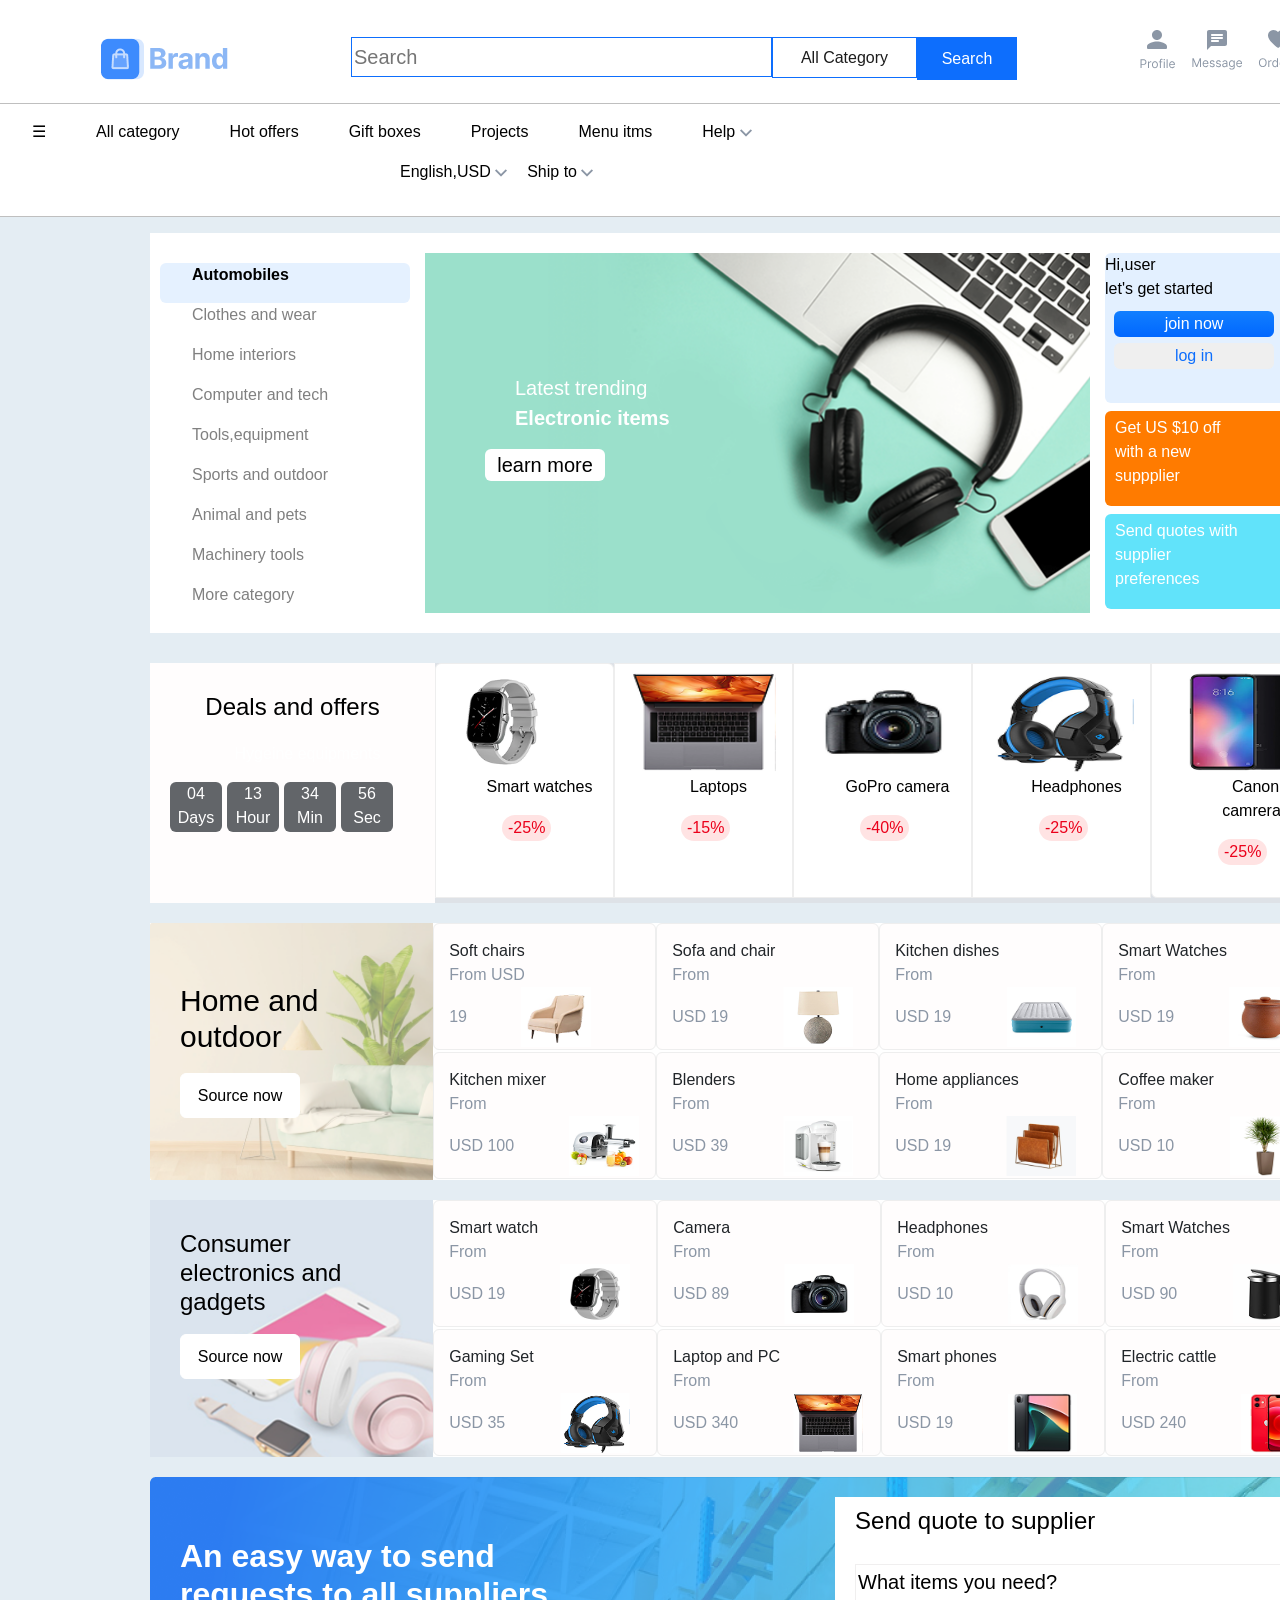
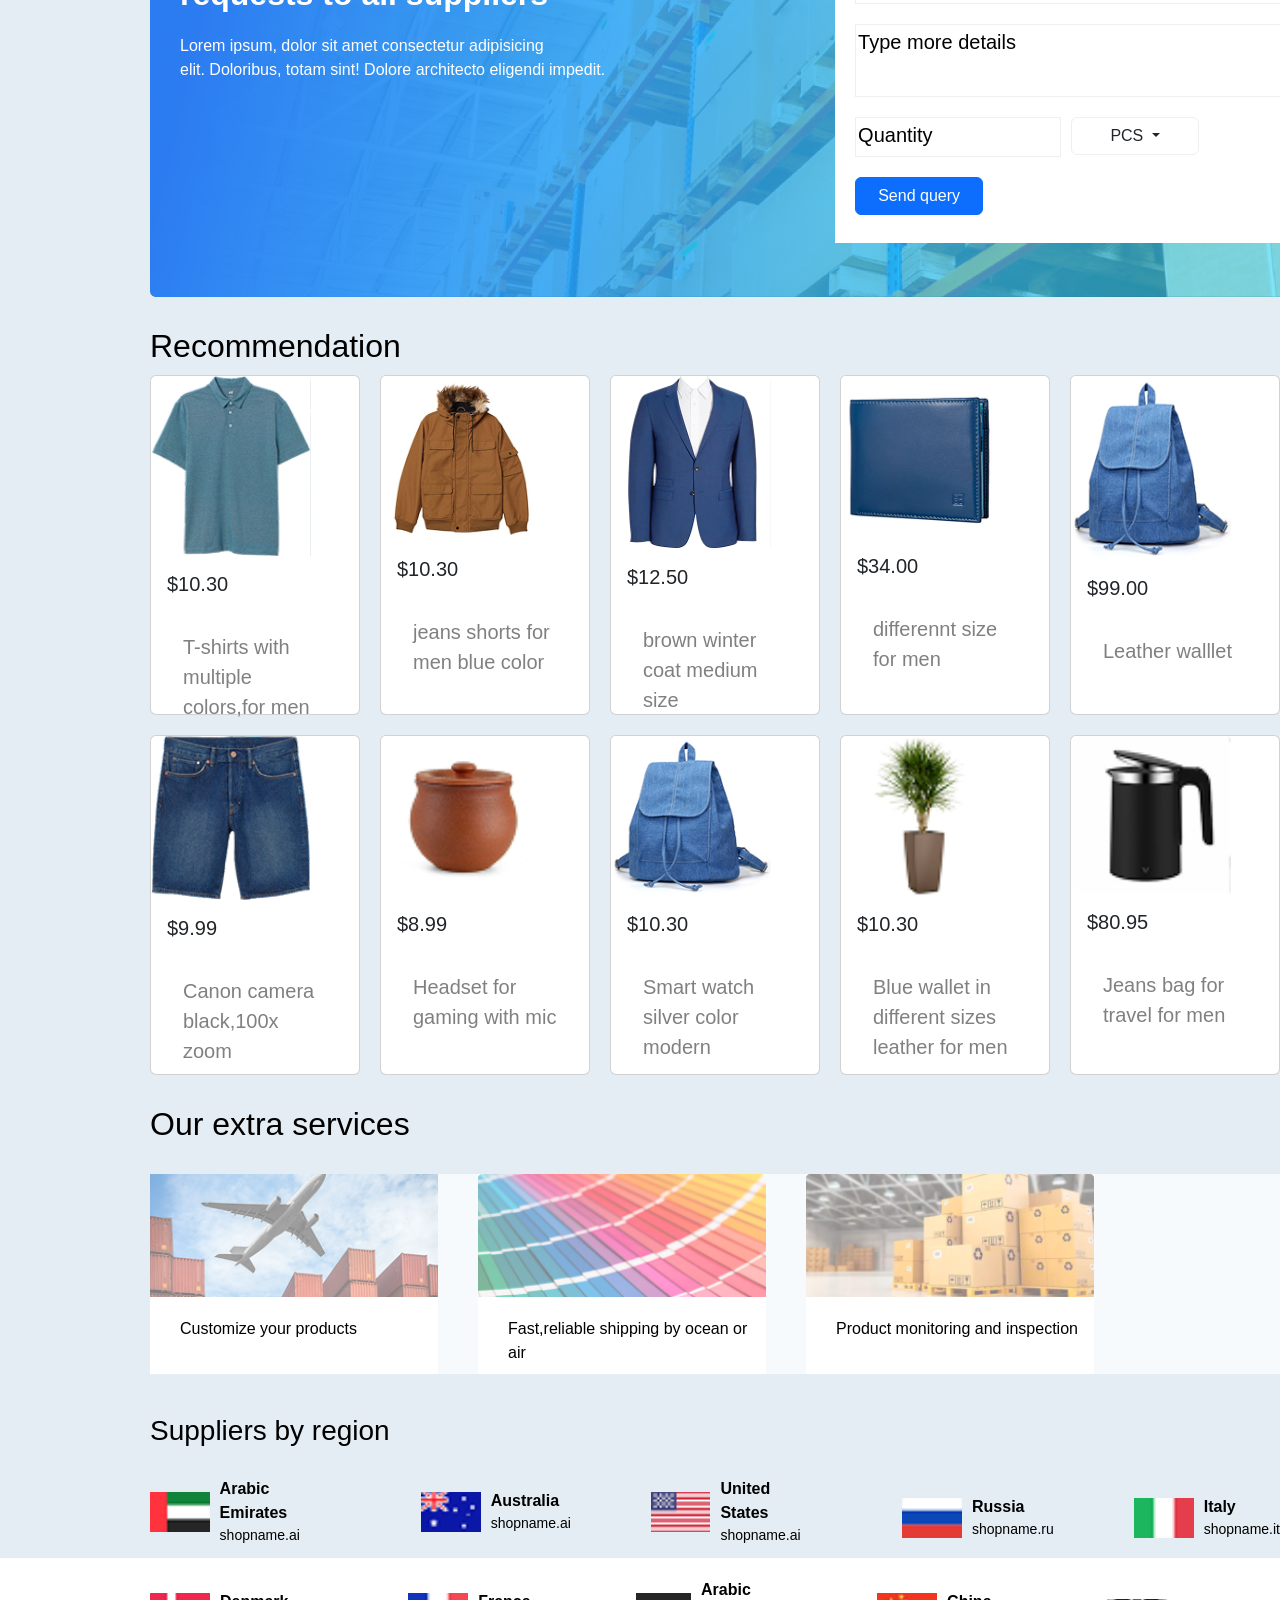
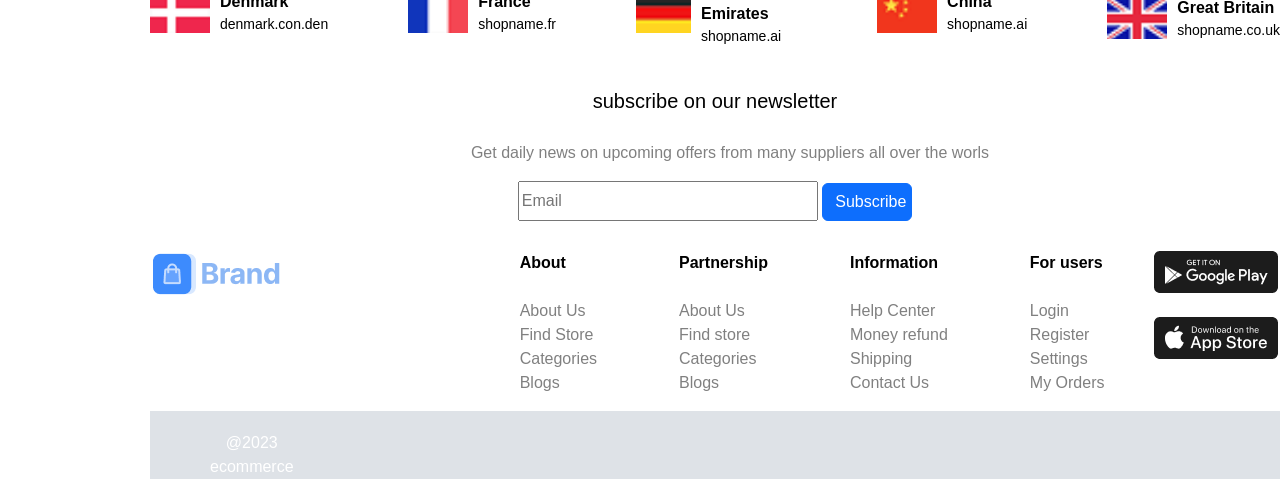
<file: index.html>
<!doctype html>
<html lang="en">
<head>
  <meta charset="utf-8">
  <meta name="viewport" content="width=device-width, initial-scale=1">
  <title>Bootstrap demo</title>
  <link href="https://cdn.jsdelivr.net/npm/bootstrap@5.3.8/dist/css/bootstrap.min.css" rel="stylesheet">
  <link rel="stylesheet" href="web-main.css">
</head>
<body>
   <div class="main">
    <div class="head">
      <div class="header">
        <div class="logo">
          <a href="index.html">
            <img src="logo-colored.png" alt="">
          </a>
        </div>
        <div class="search">
          <input class="inp" type="text" placeholder="Search">
          <div class="sear" id="allCategoryBtn">All Category</div>
          <button class="searchbtn">Search</button>
        </div>
        <div class="navbarp">
  <ul>
    <li id="profileIcon"><img src="Profile.svg" alt=""></li>
    <li id="messageIcon"><img src="Message.svg" alt=""></li>
    <li id="ordersIcon"><img src="Orders.svg" alt=""></li>
    <li id="cartIcon"><img src="Cart.svg" alt=""></li>
  </ul>
</div>
        <hr>
      </div>
      <hr>
      <div class="nav">
        
        <div class="left">
          <ul>
            <li>☰</li>
            <li id="allCategoryNavBtn">All category</li>
            <li>Hot offers</li>
            <li>Gift boxes</li>
            <li>Projects</li>
            <li>Menu itms</li>
            <li>Help <img src="assets/assets/Layout/Form/input-group/Icon/control/Vector.png" alt=""> </li>
          </ul>
        </div>
        <div class="right">
          <ul>
            <li id="langBtn">English,USD <img src="assets/assets/Layout/Form/input-group/Icon/control/Vector.png" alt=""> </li>
            <li id="shipBtn">Ship to <img src="assets/assets/Layout/Form/input-group/Icon/control/Vector.png" alt=""></li>
          </ul>
        </div>
      </div>
      <hr>
    </div>
     <!-- <div class="nav">
    <div class="left">
        <ul>
    <li>☰</li> -->

    <!-- ✅ ID ADDED -->
    <!-- <li id="allCategoryBtn">All category</li>

    <li>Hot offers</li>
    <li>Gift boxes</li>
    <li>Projects</li>
    <li>Menu itms</li>
    <li>Help <img src="assets/assets/Layout/Form/input-group/Icon/control/Vector.png" alt=""> </li>
    </ul>
    </div>

    <div class="right">
        <ul> -->

<!-- ✅ ID ADDED -->
<!-- <li id="langBtn">English,USD 
<img src="assets/assets/Layout/Form/input-group/Icon/control/Vector.png" alt=""> 
</li>

<li>Ship to <img src="assets/assets/Layout/Form/input-group/Icon/control/Vector.png" alt=""></li>
</ul>

    </div>

</div>
<hr>
</div> -->

<div class="center">
    <div class="lists">
        <ul class="ull">Automobiles
            <li>Clothes and wear</li>
            <li>Home interiors</li>
            <li>Computer and tech</li>
            <li>Tools,equipment</li>
            <li>Sports and outdoor</li>
            <li>Animal and pets</li>
            <li>Machinery tools</li>
            <li>More category</li>
        </ul>
    </div>
    <div class="img">
        <p>Latest trending<span> <br><b>Electronic items</b> </span></p>
        <button>learn more</button>
    </div>
    <div class="boxes">
    <div class="boxone">Hi,user <br>let's get started
    <button class="btn-1">join now</button>
<button class="btn-2">log in</button>
</div>
    <div class="boxtwo"> Get US $10 off  <br>with a new <br> suppplier</div>
    <div class="boxthree">Send quotes with supplier <br> preferences</div>
    </div>
 </div>



     <!-- //products -->



<!-- products -->
<div class="products">
  <div class="leftbx"><h4>Deals and offers</h4>
    <p>Hygeine equipments</p>
    
    <div class="time">
        <div style="border-radius: 6px; background-color: #626569; height: 50px; width: 52px; color: white; text-align: center;"><span>04 </span><br><span>Days</span></div>

        <div style="border-radius: 6px; background-color: #626569; height: 50px; width: 52px; color: white; text-align: center;"><span >13 </span><br><span>Hour
        </span></div>

        <div style="border-radius: 6px; background-color: #626569; height: 50px; width: 52px; color: white; text-align: center;"span>34 </span><br><span>Min</span></div>

        <div style="border-radius: 6px; background-color: #626569; height: 50px; width: 52px; color: white; text-align: center;"><span>56 </span><br><span>Sec</span>
        </div>
        </div>
      </div>
<ul id="RIGHT" class="list-group">

  <li class="list-group-item"><img src="assets/assets/Image/tech/8.png" alt=""><br>
    <p class="card-text" style="color: black;">Smart watches</p>
    <button>-25%</button></li>

  <li class="list-group-item">
    <img src="assets/assets/Image/tech/image 34.png" class="card-img-top" alt="...">
    <p class="card-text" style="color: black;">Laptops</p>
    <button>-15%</button></li>

  <li class="list-group-item">
    <img src="assets/assets/Image/tech/6.png" class="card-img-top" alt="...">
    <p class="card-text" style="color: black;">GoPro camera</p>
    <button>-40%</button>
    </li>

    <li class="list-group-item">
    <img src="assets/assets/Image/tech/image 29.png" class="card-img-top" alt="...">
    <p class="card-text" style="color: black;">Headphones</p>
    <button>-25%</button>
     </li>

     <li class="list-group-item">
    <img src="assets/assets/Image/tech/image 23.png" class="card-img-top" alt="...">
    <p class="card-text" style="color: black;">Canon camreras</p>
    <button>-25%</button>
     </li>



</div>

<div class="productstwo">

  <!-- LEFT SIDE -->
  <div class="leftbox">
    <h4>Home and outdoor</h4>
    <button class="ul">Source now</button>
  </div>

  <!-- RIGHT SIDE -->
  <ul id="bgpic" class="list-group">

    <li class="list-group-item">
      Soft chairs <br>
      <span style="color: #8B96A5;" class="price">From USD  <br>19</span>
      <img src="assets/assets/Image/interior/1.png" class="side">
    </li>
  <li class="list-group-item">Sofa and chair <br> 
    <span style="color: #8B96A5;">From <br> USD 19</span>
<img src="assets/assets/Image/interior/6.png" alt="" class="side">
</li>
  <li class="list-group-item">Kitchen dishes <br> <span style="color: #8B96A5;">From <br> USD 19</span>
<img src="assets/assets/Image/interior/image 93.png" alt="" class="side">
</li>
  <li class="list-group-item">Smart Watches <br> <span style="color: #8B96A5;">From <br> USD 19</span>
<img src="assets/assets/Image/interior/3.png" alt="" class="side">
</li>


  <li class="list-group-item">Kitchen mixer <br> <span style="color: #8B96A5;">From <br> USD 100</span>
<img src="assets/assets/Image/interior/9.png" alt="" class="side">
</li>
  <li class="list-group-item">Blenders <br> <span style="color: #8B96A5;">From <br> USD 39</span>
<img src="assets/assets/Image/interior/8.png" alt="" class="side">
</li>
  <li class="list-group-item">Home appliances <br> <span style="color: #8B96A5;">From <br> USD 19</span>
<img src="assets/assets/Image/interior/7.png" alt="" class="side">
</li>
  <li class="list-group-item">Coffee maker <br> <span style="color: #8B96A5;">From <br> USD 10</span>
<img src="assets/assets/Image/interior/image 89.png" alt="" class="side">
</li>
</ul>
</div>

<div class="productthree">
  <div class="mn">
    <h4>Consumer <br>electronics and <br>gadgets</h4>
     <button class="ul">Source now</button>

  </div>

    <ul id="lis" class="list-group">
  <li class="list-group-item">Smart watch <br> <span style="color: #8B96A5;">From <br> USD 19</span>
    <img src="assets/assets/Image/tech/8.png" alt="" class="side">
</li>
  <li class="list-group-item">Camera <br> <span style="color: #8B96A5;">From <br> USD 89</span>
<img src="assets/assets/Image/tech/6.png" alt="" class="side">
</li>
  <li class="list-group-item">Headphones <br> <span style="color: #8B96A5;">From <br> USD 10</span>
<img src="assets/assets/Image/tech/image 86.png" alt="" class="side">
</li>
  <li class="list-group-item">Smart Watches <br> <span style="color: #8B96A5;">From <br> USD 90</span>
<img src="assets/assets/Image/tech/image 85.png" alt="" class="side">
</li>

  <li class="list-group-item">Gaming Set <br> <span style="color: #8B96A5;">From <br> USD 35 </span>
<img src="assets/assets/Image/tech/image 29.png" alt="" class="side">
</li>
  <li class="list-group-item">Laptop and PC <br> <span style="color: #8B96A5;">From <br> USD 340</span>
<img src="assets/assets/Image/tech/image 34.png" alt="" class="side">
</li>
  <li class="list-group-item">Smart phones <br> <span style="color: #8B96A5;">From <br> USD 19</span>
<img src="assets/assets/Image/tech/image 32.png" alt="" class="side">
</li>
  <li class="list-group-item">Electric cattle <br> <span style="color: #8B96A5;">From <br> USD 240</span>
<img src="assets/assets/Image/tech/image 33.png" alt="" class="side">
</li>
</ul>

</div>

<div class="form">
  <div class="lft">
   <h2> An easy way to send <br>requests to all suppliers</h2>
   <p>Lorem ipsum, dolor sit amet consectetur adipisicing <br> elit. Doloribus, totam sint! Dolore architecto eligendi impedit.</p>
   </div>
<div class="rgt">
   <form class="inputs" action="">
    <h4 style="margin-top: 10px;">Send quote to supplier</h4>
    <input class="wh" type="text" placeholder="What items you need?">
    <textarea class="txt" name="" id="" placeholder="Type more details"></textarea>
    <div class="sm">
    <input class="qn" type="text" placeholder="Quantity">
     <div class="dropdown">
  <button id="btnn" class="btn  dropdown-toggle" type="button" data-bs-toggle="dropdown" aria-expanded="false">
    PCS
  </button>
  </div>
</div>
  <button class="btn btn-primary">Send query</button>
   </form>
   </div>
   </div>

<!-- reccommendation  -->
<div class="recommend">
    <h2>Recommendation</h2>
    <div class="frst">

    <div class="card" >
  <img  src="assets/assets/Layout/alibaba/Image/cloth/Bitmap.png" class=" immg card-img-top" alt="...">
  <div class="card-body">
    <h5 class="card-title">$10.30</h5>
    <p style="color: grey; font-size: 20px; text-align: left;" class="card-body" >T-shirts with multiple colors,for men</p>
  </div>
   </div>
  


  <div class="card" >
  <img src="assets/assets/Layout/alibaba/Image/cloth/2 1.png" class="immg card-img-top" alt="...">
  <div class="card-body">
    <h5 class="card-title">$10.30</h5>
    <p style="color: grey; font-size: 20px; text-align: left;" class="card-body">jeans shorts for men blue color</p>
  </div>
   </div>

  <div class="card" >
  <img src="assets/assets/Layout/alibaba/Image/cloth/image 30.png" class=" immg card-img-top" alt="...">
  <div class="card-body">
    <h5 class="card-title">$12.50</h5>
    <p style="color: grey; font-size: 20px; text-align: left;" class="card-body">brown winter coat medium size</p>
  </div>
   </div>

  <div class="card">
  <img src="assets/assets/Layout/alibaba/Image/cloth/image 24.png" class="immg card-img-top" alt="...">
  <div class="card-body">
    <h5 class="card-title">$34.00</h5>
    <p style="color: grey; font-size: 20px; text-align: left;" class="card-body">differennt size for men </p>
  </div>
   </div>

  <div class="card">
  <img src="assets/assets/Layout/alibaba/Image/cloth/image 26.png" class="immg card-img-top" alt="...">
  <div class="card-body">
    <h5 class="card-title">$99.00</h5>
    <p style="color: grey; font-size: 20px; text-align: left;" class="card-body">Leather walllet</p>
  </div>
   </div>
  </div>
<div class="scnd">
  <div class="card">
  <img src="assets/assets/Layout/alibaba/Image/cloth/Bitmap (2).png" class="immg card-img-top" alt="...">
  <div class="card-body">
    <h5 class="card-title">$9.99</h5>
    <p style="color: grey; font-size: 20px; text-align: left;" class="card-body">Canon camera black,100x zoom</p>
  </div>
   </div>

   <div class="card">
  <img src="assets/assets/Image/interior/3.png" class="immg card-img-top" alt="...">
  <div class="card-body">
    <h5 class="card-title">$8.99</h5>
    <p style="color: grey; font-size: 20px; text-align: left;" class="card-body">Headset for gaming with mic</p>
  </div>
   </div>

  <div class="card" >
  <img src="assets/assets/Layout/alibaba/Image/cloth/image 26.png" class="immg card-img-top" alt="">
  <div class="card-body">
    <h5 class="card-title">$10.30</h5>
    <p style="color: grey; font-size: 20px; text-align: left;" class="card-body">Smart watch silver color modern</p>
  </div>
 </div>

  <div class="card" >
  <img src="assets/assets/Image/interior/image 89.png" class="immg card-img-top" alt="...">
  <div class="card-body">
    <h5 class="card-title">$10.30</h5>
    <p style="color: grey; font-size: 20px; text-align: left;" class="card-body">Blue wallet in different sizes leather for men </p>
  </div>
   </div>
  
  <div class="card" >
  <img src="assets/assets/Image/tech/image 85.png" class="immg card-img-top" alt="...">
  <div class="card-body">
    <h5 class="card-title">$80.95</h5>
    <p style="color: grey; font-size: 20px; text-align: left;" class="card-body">Jeans bag for travel for men</p>
  </div>
   </div>
</div>
</div>
<!-- other services  -->
<div class="others">
    <h2>Our extra services</h2>
    <div class="other">
    <div class="cards" style="width: 18rem;">
  <img src="assets/assets/Image/backgrounds/image 106.png" class="card-img-top" alt="...">
  
  <div class="card-body">
    <p style="color: black;"   class="card-text">Customize your products</p>
    </div>
</div>

<div class="cards" style="width: 18rem;">
  <img src="assets/assets/Image/backgrounds/Mask group (1).png" class="card-img-top" alt="...">
  
  <div class="card-body">
    <p style="color: black;" class="card-text">Fast,reliable shipping by ocean or air</p>
  </div>
</div>

<div class="cards" style="width: 18rem;">
  <img src="assets/assets/Image/backgrounds/Mask group.png" class="card-img-top" alt="...">
  <div class="card-body">
    <p style="color: black;"  class="card-text">Product monitoring and inspection</p>
</div>
</div>

</div>
</div>
<!-- suppliers by region  -->
<h3 style="margin-left: 150px;margin-bottom: 30px;">Suppliers by region</h3>
<div class="upper">

  <!-- Arabic Emirates -->
  <div style="display: flex; align-items: center; gap: 10px; margin-bottom: 12px;">
    <img src="assets/assets/Layout1/Image/flags/AE@2x.png"
         style="width: 60px; height: 40px; object-fit: cover;">
    
    <div>
      <div style="font-weight: bold; color: black;">Arabic Emirates</div>
      <div style="font-size: 14px; color: black;">shopname.ai</div>
    </div>
  </div>

  <!-- Australia -->
  <div style="display: flex; align-items: center; gap: 10px; margin-bottom: 12px;">
    <img src="assets/assets/Layout1/Image/flags/icon.png"
         style="width: 60px; height: 40px; object-fit: cover;">
    
    <div>
      <div style="font-weight: bold; color: black;">Australia</div>
      <div style="font-size: 14px; color: black;">shopname.ai</div>
    </div>
  </div>

  <!-- United States -->
  <div style="display: flex; align-items: center; gap: 10px; margin-bottom: 12px;">
    <img src="assets/assets/Layout1/Image/flags/US@2x.png"
         style="width: 60px; height: 40px; object-fit: cover;">
    
    <div>
      <div style="font-weight: bold; color: black;">United States</div>
      <div style="font-size: 14px; color: black;">shopname.ai</div>
    </div>
  </div>

  <!-- Russia -->
  <div style="display: flex; align-items: center; gap: 10px;">
    <img src="assets/assets/Layout1/Image/flags/RU@2x.png"
         style="width: 60px; height: 40px; object-fit: cover;">
    
    <div>
      <div style="font-weight: bold; color: black;">Russia</div>
      <div style="font-size: 14px; color: black;">shopname.ru</div>
    </div>
  </div>

<div style="display: flex; align-items: center; gap: 10px;">
  
  <img src="assets/assets/Layout1/Image/flags/IT@2x.png" 
       style="width: 60px; height: 40px; object-fit: cover;">

  <div>
    <div style="font-weight: bold; color: black;">Italy</div>
    <div style="font-size: 14px; color: black;">shopname.it</div>
  </div>

</div>
</div>



</div>
<div class="lower">

  <!-- Denmark -->
  <div style="display: flex; align-items: center; gap: 10px; margin-bottom: 12px;">
    <img src="assets/assets/Layout1/Image/flags/DK@2x.png"
         style="width: 60px; height: 40px; object-fit: cover;">
    
    <div>
      <div style="font-weight: bold; color: black;">Denmark</div>
      <div style="font-size: 14px; color: black;">denmark.con.den</div>
    </div>
  </div>

  <!-- France -->
  <div style="display: flex; align-items: center; gap: 10px; margin-bottom: 12px;">
    <img src="assets/assets/Layout1/Image/flags/FR@2x.png"
         style="width: 60px; height: 40px; object-fit: cover;">
    
    <div>
      <div style="font-weight: bold; color: black;">France</div>
      <div style="font-size: 14px; color: black;">shopname.fr</div>
    </div>
  </div>

  <!-- Arabic Emirates -->
  <div style="display: flex; align-items: center; gap: 10px; margin-bottom: 12px;">
    <img src="assets/assets/Layout1/Image/flags/DE@2x.png"
         style="width: 60px; height: 40px; object-fit: cover;">
    
    <div>
      <div style="font-weight: bold; color: black;">Arabic Emirates</div>
      <div style="font-size: 14px; color: black;">shopname.ai</div>
    </div>
  </div>

  <!-- China -->
  <div style="display: flex; align-items: center; gap: 10px; margin-bottom: 12px;">
    <img src="assets/assets/Layout1/Image/flags/CN@2x.png"
         style="width: 60px; height: 40px; object-fit: cover;">
    
    <div>
      <div style="font-weight: bold; color: black;">China</div>
      <div style="font-size: 14px; color: black;">shopname.ai</div>
    </div>
  </div>

  <!-- Great Britain -->
  <div style="display: flex; align-items: center; gap: 10px;">
    <img src="assets/assets/Layout1/Image/flags/GB@2x.png"
         style="width: 60px; height: 40px; object-fit: cover;">
    
    <div>
      <div style="font-weight: bold; color: black;">Great Britain</div>
      <div style="font-size: 14px; color: black;">shopname.co.uk</div>
    </div>
  </div>

</div>

<!-- subscribe  -->
<div class="subscribe">
    <h5>subscribe on our newsletter</h5>
    <p style="color: grey;">Get daily news on upcoming offers from many suppliers all over the worls </p>
<div>
    <input type="email" name="" id="" placeholder="Email">
    <button class="btn btn-primary">Subscribe</button>
    
</div>



    <!-- footer -->
<div class="footer">
    <section class="1strow">
    <img src="logo-colored.png" alt="">
    <p>Best information about the company <br>gies here but now lorem ipsum is</p>
    </section>
    <section class="secrow">
    <ul><b>About</b> <br> <br>
    <li>About Us</li>
    <li>Find Store</li>
    <li>Categories</li>
    <li>Blogs</li>
    </ul>
    </section>
    <section class="thirdrow">
        <ul><b>Partnership</b> <br> <br>
        <li>About Us</li>
        <li>Find store</li>
        <li>Categories</li>
        <li>Blogs</li>
        </ul>
    </section>
    <section class="fourthrow"> 
        <ul><b>Information </b> <br> <br>
        <li>Help Center</li>
        <li>Money refund</li>
        <li>Shipping</li>
        <li>Contact Us</li>
        </ul>
    </section>
    <section class="fifthrow"> 
        <ul><b>For users</b> <br> <br>
         <li>Login</li>
         <li>Register</li>
         <li>Settings</li>
         <li>My Orders</li>
         </ul>
    </section>
    <section class="sixthrow">
        <img src="assets/assets/Layout/Misc/Group.png" alt=""><br>
        <img src="assets/assets/Layout/Misc/market-button.png" alt="">
    
        
    
</div>
<div class="secfooter">
            <p>@2023 ecommerce</p>
            <p >English</p>
        </div>

        
    </div>
    
<!-- 🔥 SLIDERS (ADDED) -->
<div id="categorySlider" class="slider-box" style="display:none; position:absolute; background:#fff; border:1px solid #ccc; padding:10px;">
      <p>All Category</p>
      <p>Electronics</p>
      <p>Fashion</p>
    </div>
    <div id="langSlider" class="slider-box" style="display:none; position:absolute; background:#fff; border:1px solid #ccc; padding:10px;">
      <p>English, USD</p>
      <p>Urdu, PKR</p>
    </div>
  </div>
<!-- JS -->
<script src="https://cdn.jsdelivr.net/npm/bootstrap@5.3.8/dist/js/bootstrap.bundle.min.js"></script>
  <script>
  document.addEventListener("DOMContentLoaded", () => {
    // ===== NAVBAR BUTTONS =====
    const categoryBtn = document.getElementById("allCategoryNavBtn");
    const categorySlider = document.getElementById("categorySlider");
    const langBtn = document.getElementById("langBtn");
    const langSlider = document.getElementById("langSlider");
    const hotOffersBtn = document.querySelector(".nav .left ul li:nth-child(3)");
    const giftBoxBtn = document.querySelector(".nav .left ul li:nth-child(4)");
    const cartIcon = document.getElementById("cartIcon");

    // ===== CART REDIRECT =====
    if(cartIcon) {
      cartIcon.onclick = () => {
        window.location.href = "cart.html";
      }
    }
    const profileIcon = document.getElementById("profileIcon");

// ===== PROFILE REDIRECT =====
if (profileIcon) {
  profileIcon.onclick = () => {
    window.location.href = "profile.html";
  };
}

    // ===== HOT OFFERS =====
    if (hotOffersBtn) {
      hotOffersBtn.onclick = () => {
        window.location.href = "listview.html";
      };
    }

    // ===== GIFT BOXES =====
    if (giftBoxBtn) {
      giftBoxBtn.onclick = () => {
        window.location.href = "product.html";
      };
    }

    // ===== CATEGORY SLIDER =====
    if (categoryBtn && categorySlider) {
      categoryBtn.onclick = (e) => {
        e.stopPropagation();
        categorySlider.style.display = categorySlider.style.display === "block" ? "none" : "block";
        const rect = categoryBtn.getBoundingClientRect();
        categorySlider.style.top = rect.bottom + "px";
        categorySlider.style.left = rect.left + "px";
      };

      const catOptions = categorySlider.querySelectorAll("p");
      catOptions.forEach(opt => {
        opt.onclick = (e) => {
          e.stopPropagation();
          categoryBtn.textContent = opt.textContent;
          categorySlider.style.display = "none";
        };
      });
    }

    // ===== LANGUAGE SLIDER =====
    if (langBtn && langSlider) {
      langBtn.onclick = (e) => {
        e.stopPropagation();
        langSlider.style.display = langSlider.style.display === "block" ? "none" : "block";
        const rect = langBtn.getBoundingClientRect();
        langSlider.style.top = rect.bottom + "px";
        langSlider.style.left = rect.left + "px";
      };

      const langOptions = langSlider.querySelectorAll("p");
      langOptions.forEach(opt => {
        opt.onclick = (e) => {
          e.stopPropagation();
          langBtn.textContent = opt.textContent;
          langSlider.style.display = "none";
        };
      });
    }

    // ===== CLICK OUTSIDE CLOSE =====
    document.addEventListener("click", () => {
      if (categorySlider) categorySlider.style.display = "none";
      if (langSlider) langSlider.style.display = "none";
    });
  });
  </script>
</body>
</html>
</file>
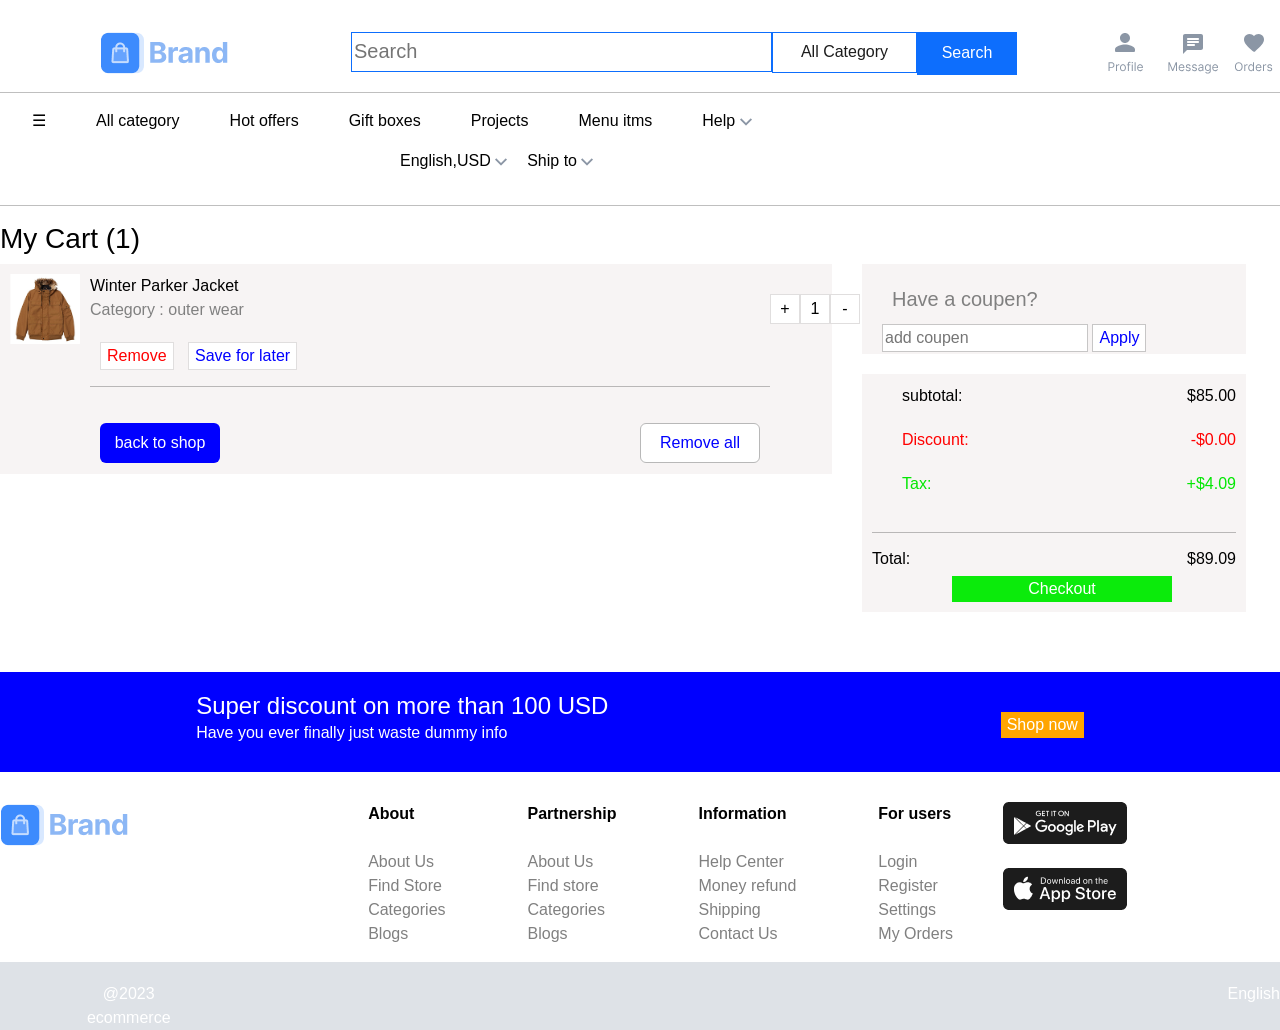
<file: cart.html>
<!doctype html>
<html lang="en">
  <head>
    <meta charset="utf-8">
    <meta name="viewport" content="width=device-width, initial-scale=1">
    <title>Bootstrap demo</title>
    <link href="https://cdn.jsdelivr.net/npm/bootstrap@5.3.8/dist/css/bootstrap.min.css" rel="stylesheet">
    <link rel="stylesheet" href="web-main.css">
  </head>
  <body>
    <div class="main">
      <!-- header -->
      <div class="head">
        <div class="header">
          <div class="logo">
            <a href="web-main.html">
              <img src="logo-colored.png" alt="">
            </a>
          </div>
          <div class="search">
            <input class="inp" type="text" placeholder="Search">
            <div class="sear" id="allCategoryBtn">All Category</div>
            <button class="searchbtn">Search</button>
          </div>
          <div class="navbarp">
            <img class="profile-icon" src="Actions.svg" alt="">
          </div>
          <hr>
        </div>
        <hr>

        <!-- navbar -->
        <div class="nav">
          <div class="left">
            <ul>
              <li>☰</li>
              <li class="all-cat">All category</li>
              <li>Hot offers</li>
              <li>Gift boxes</li>
              <li>Projects</li>
              <li>Menu itms</li>
              <li>Help <img src="assets/assets/Layout/Form/input-group/Icon/control/Vector.png" alt=""> </li>
            </ul>
          </div>
          <div class="right">
            <ul>
<li id="langBtn">English,USD <img src="assets/assets/Layout/Form/input-group/Icon/control/Vector.png" alt=""> </li>
<li id="shipBtn">Ship to <img src="assets/assets/Layout/Form/input-group/Icon/control/Vector.png" alt=""></li>
</ul>
          </div>
        </div>
        <hr>

        <h3>My Cart (1)</h3>
        <div class="cpn">
          <div class="crt">
            <div class="cart">
              <div class="immmg">
                <img src="assets/assets/Layout/alibaba/Image/cloth/2 1.png" alt="">
              </div>
              <div class="descr">
                <p style="color: black;">Winter Parker Jacket</p>
                <p style="color: grey;">Category : outer wear</p>
                <div class="btnns">
                  <button class="remove-btn" style="color: red;">Remove</button>
                  <button style="color: blue;">Save for later</button>
                  <br>
                  <hr>
                  <div class="bbtn">
                    <button class="back-shop" style="background-color: blue; color: white;">back to shop</button>
                    <button class="remove-all" style="color: blue; background-color: white; border: 1px solid rgb(184, 184, 184);">Remove all</button>
                  </div>
                </div>
              </div>
            </div>
            <div class="btnnns">
              <button class="plus">+</button>
              <button class="quantity">1</button>
              <button class="minus">-</button>
            </div>
          </div>

          <div class="rightclmn">
            <div class="coupen">
              <p style="color: grey;">Have a coupen?</p>
              <input style="border: 1px solid rgb(199, 198, 198);" type="text" placeholder="add coupen">
              <button style="color: blue; background-color: white; border: 1px solid rgb(199, 198, 198);">Apply</button>
            </div>

            <div class="total">
              <div class="sub">
                <p style="color: black;">subtotal:</p>
                <p class="subprice" style="color: black;">$85.00</p>
              </div>
              <div class="discount">
                <p style="color: red;">Discount:</p>
                <p class="discountprice" style="color: red;">-$0.00</p>
              </div>
              <div class="tax">
                <p style="color: rgb(3, 231, 3);">Tax:</p>
                <p class="taxprice" style="color: rgb(3, 231, 3);">+$4.09</p>
              </div>
              <hr>
              <div class="tot">
                <h6>Total:</h6>
                <h6 class="totalprice">$89.25</h6>
              </div>
              <button class="checkout-btn" style="color: white;background-color: rgb(11, 235, 11);border: none;width: 220px;">Checkout</button>
            </div>
          </div>
        </div>

        <div class="disc">
          <div class="typ">
            <h4>Super discount on more than 100 USD </h4>
            <p>Have you ever finally just waste dummy info</p>
          </div>
          <div class="b">
            <button class="shop-now">Shop now</button>
          </div>
        </div>

        <!-- footer -->
        <div style="margin-top: 30px;" class="footer">
          <section class="1strow">
            <img src="logo-colored.png" alt="">
            <p>Best information about the company <br>gies here but now lorem ipsum is</p>
          </section>
          <section class="secrow">
            <ul><b>About</b> <br> <br>
              <li>About Us</li>
              <li>Find Store</li>
              <li>Categories</li>
              <li>Blogs</li>
            </ul>
          </section>
          <section class="thirdrow">
            <ul><b>Partnership</b> <br> <br>
              <li>About Us</li>
              <li>Find store</li>
              <li>Categories</li>
              <li>Blogs</li>
            </ul>
          </section>
          <section class="fourthrow"> 
            <ul><b>Information </b> <br> <br>
              <li>Help Center</li>
              <li>Money refund</li>
              <li>Shipping</li>
              <li>Contact Us</li>
            </ul>
          </section>
          <section class="fifthrow"> 
            <ul><b>For users</b> <br> <br>
              <li>Login</li>
              <li>Register</li>
              <li>Settings</li>
              <li>My Orders</li>
            </ul>
          </section>
          <section class="sixthrow">
            <img src="assets/assets/Layout/Misc/Group.png" alt=""><br>
            <img src="assets/assets/Layout/Misc/market-button.png" alt="">
          </section>
        </div>
        <div class="secfooter">
          <p>@2023 ecommerce</p>
          <p>English</p>
        </div>
      </div>
    </div>

    <script>
document.addEventListener("DOMContentLoaded", () => {

  // ===== NAVBAR CATEGORY DROPDOWN =====
  const navCategoryBtn = document.querySelector(".all-cat");

  const navCatMenu = document.createElement("div");
  navCatMenu.style.position = "absolute";
  navCatMenu.style.background = "white";
  navCatMenu.style.border = "1px solid #ccc";
  navCatMenu.style.display = "none";
  navCatMenu.style.zIndex = "1000";

  ["All Category","Electronics","Fashion"].forEach(item=>{
    const opt = document.createElement("div");
    opt.textContent = item;
    opt.style.padding = "8px 15px";
    opt.style.cursor = "pointer";

    opt.onmouseover = ()=> opt.style.background="#f1f1f1";
    opt.onmouseout = ()=> opt.style.background="white";

    opt.onclick = ()=>{
      navCategoryBtn.textContent = item;
      navCatMenu.style.display = "none";
    };

    navCatMenu.appendChild(opt);
  });

  navCategoryBtn.parentElement.appendChild(navCatMenu);

  navCategoryBtn.onclick = (e)=>{
    e.stopPropagation();
    navCatMenu.style.display = navCatMenu.style.display==="block"?"none":"block";
  };


  // ===== LANGUAGE DROPDOWN =====
  const langBtn = document.getElementById("langBtn");

  const langMenu = document.createElement("div");
  langMenu.style.position = "absolute";
  langMenu.style.background = "white";
  langMenu.style.border = "1px solid #ccc";
  langMenu.style.display = "none";
  langMenu.style.zIndex = "1000";

  ["English, USD","Urdu, PKR"].forEach(item=>{
    const opt = document.createElement("div");
    opt.textContent = item;
    opt.style.padding = "8px 15px";
    opt.style.cursor = "pointer";

    opt.onmouseover = ()=> opt.style.background="#f1f1f1";
    opt.onmouseout = ()=> opt.style.background="white";

    opt.onclick = ()=>{
      langBtn.childNodes[0].nodeValue = item + " ";
      langMenu.style.display = "none";
    };

    langMenu.appendChild(opt);
  });

  langBtn.appendChild(langMenu);

  langBtn.onclick = (e)=>{
    e.stopPropagation();
    langMenu.style.display = langMenu.style.display==="block"?"none":"block";
  };


  // ===== CLICK OUTSIDE CLOSE =====
  document.addEventListener("click", ()=>{
    navCatMenu.style.display = "none";
    langMenu.style.display = "none";
  });


  // ===== PROFILE ICON =====
  const profileIcon = document.querySelector(".profile-icon");
  profileIcon.onclick = () => {
    window.location.href = "profile.html";
  };


  // ===== HOT OFFERS =====
  const hotOffersBtn = document.querySelector(".nav .left ul li:nth-child(3)");
  hotOffersBtn.onclick = () => {
    window.location.href = "listview.html";
  };
  // ===== GIFT BOXES =====
const giftBoxBtn = document.querySelector(".nav .left ul li:nth-child(4)");

if (giftBoxBtn) {
  giftBoxBtn.onclick = () => {
    window.location.href = "product.html";
  };
}


  // ===== BACK TO SHOP (TOP BUTTON) =====
  const backShopBtn = document.querySelector(".back-shop");
  if (backShopBtn) {
    backShopBtn.onclick = () => {
      window.location.href = "listview.html";
    };
  }


  // ===== SHOP NOW BUTTON =====
  const shopNowBtn = document.querySelector(".shop-now");
  if (shopNowBtn) {
    shopNowBtn.onclick = () => {
      window.location.href = "listview.html";
    };
  }


  // ===== CHECKOUT BUTTON =====
  const checkoutBtn = document.querySelector(".checkout-btn");
  if (checkoutBtn) {
    checkoutBtn.onclick = () => {
      alert("Proceeding to checkout...");
    };
  }


  // ===== CART SYSTEM =====
  const plusBtn = document.querySelector(".plus");
  const minusBtn = document.querySelector(".minus");
  const quantityEl = document.querySelector(".quantity");
  const subPriceEl = document.querySelector(".subprice");
  const totalPriceEl = document.querySelector(".totalprice");

  let quantity = parseInt(quantityEl.textContent);
  const pricePerItem = 85.00;
  const tax = 4.09;
  const discount = 0.00;

  function updatePrices() {
    const subTotal = (pricePerItem * quantity).toFixed(2);
    subPriceEl.textContent = `$${subTotal}`;

    const total = (parseFloat(subTotal) - discount + tax).toFixed(2);
    totalPriceEl.textContent = `$${total}`;
  }

  if (plusBtn) {
    plusBtn.onclick = () => {
      quantity++;
      quantityEl.textContent = quantity;
      updatePrices();
    };
  }

  if (minusBtn) {
    minusBtn.onclick = () => {
      if (quantity > 1) {
        quantity--;
        quantityEl.textContent = quantity;
        updatePrices();
      }
    };
  }


  // ===== REMOVE CART =====
  const removeBtn = document.querySelector(".remove-btn");
  const removeAllBtn = document.querySelector(".remove-all");
  const cartContainer = document.querySelector(".crt");

  function clearCart() {
    cartContainer.innerHTML = `
      <div style="
        display:flex;
        flex-direction:column;
        align-items:center;
        justify-content:center;
        padding:40px 0;
      ">
        <p style="color:grey;font-size:18px;margin-bottom:15px;">
          No items in cart
        </p>

        <button class="back-to-shop-btn" style="
          background:blue;
          color:white;
          padding:10px 25px;
          border:none;
          border-radius:5px;
          cursor:pointer;
        ">
          Back to Shop
        </button>
      </div>
    `;

    document.querySelector(".back-to-shop-btn").onclick = () => {
      window.location.href = "listview.html";
    };
  }

  if (removeBtn) removeBtn.onclick = clearCart;
  if (removeAllBtn) removeAllBtn.onclick = clearCart;


  // INIT
  updatePrices();

});
</script>
    <script src="https://cdn.jsdelivr.net/npm/bootstrap@5.3.8/dist/js/bootstrap.bundle.min.js"></script>
  </body>
</html>
</file>
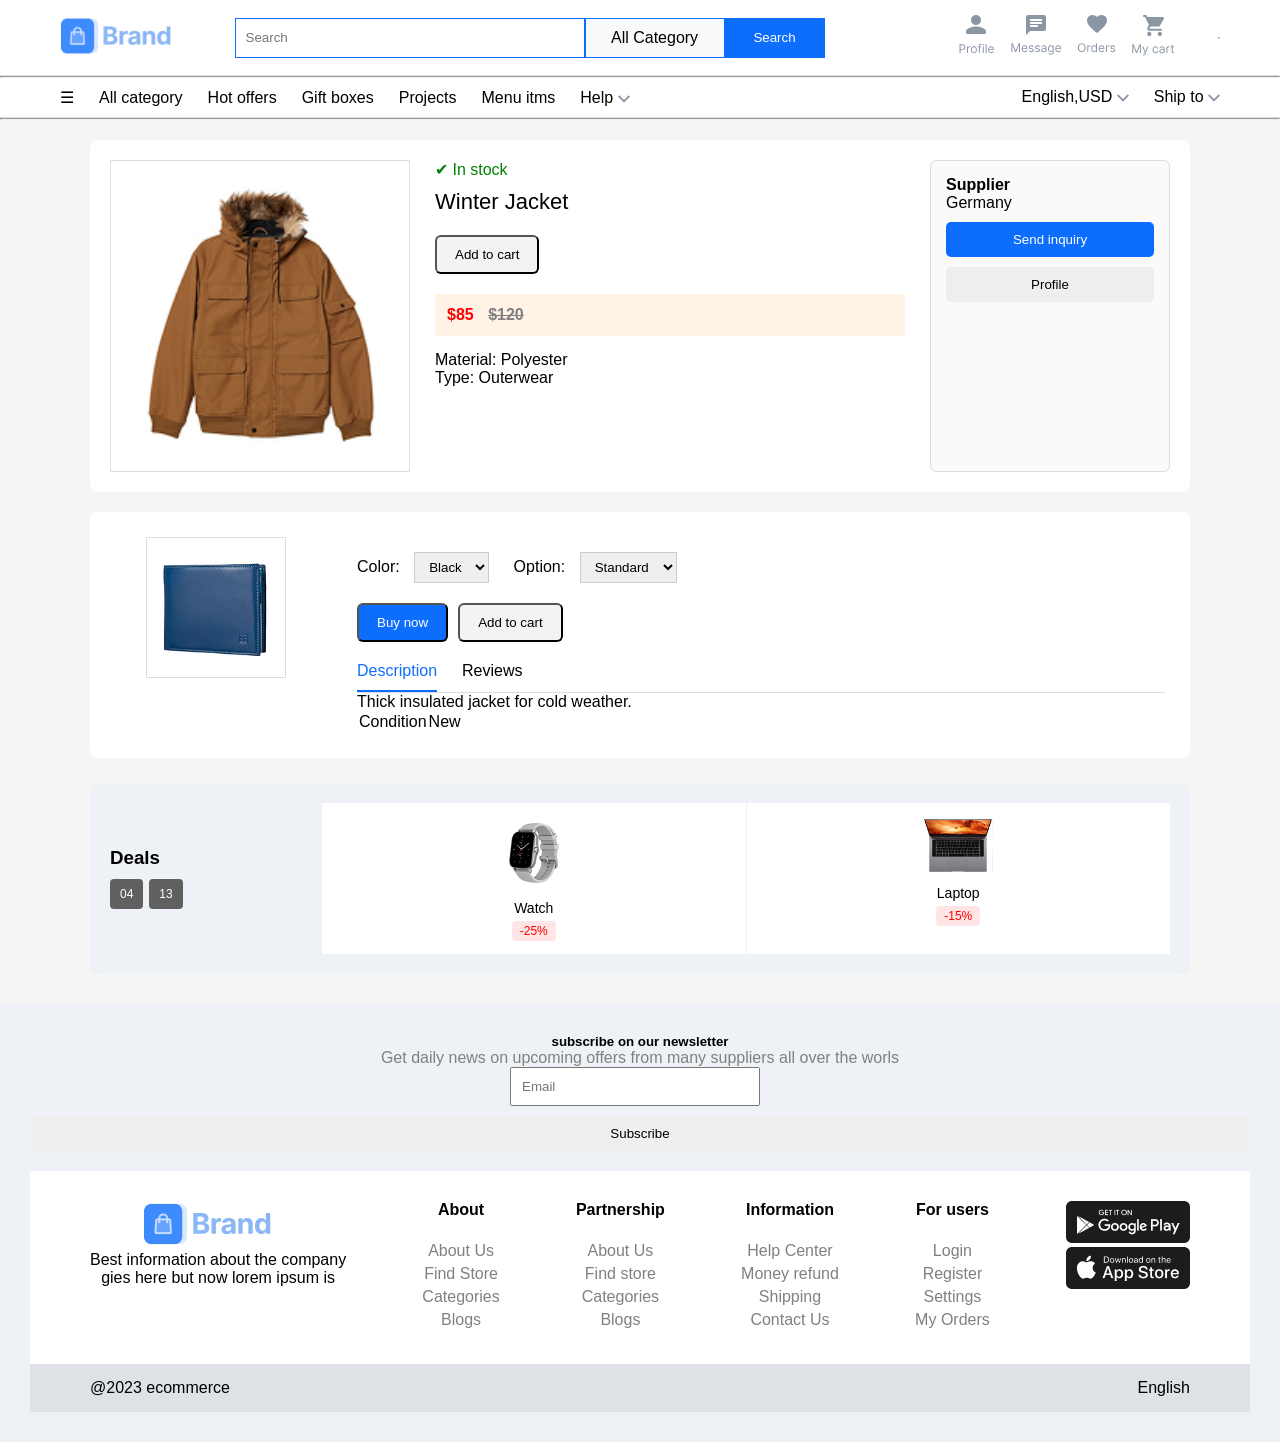
<file: product.html>
<!DOCTYPE html>
<html lang="en">
<head>
<meta charset="UTF-8">
<meta name="viewport" content="width=device-width, initial-scale=1.0">
<title>Product UI</title>

<style>
    
* {
    margin: 0;
    padding: 0;
    box-sizing: border-box;
}

body {
    font-family: Arial, sans-serif;
    background: #f5f5f5;
}

/* HEADER */
.header {
    display: flex;
    align-items: center;
    justify-content: space-between;
    padding: 15px 60px;
    background: white;
    border-bottom: 1px solid #ddd;
}

.logo img {
    height: 40px;
}

.search {
    display: flex;
    align-items: center;
}

.inp {
    width: 350px;
    height: 40px;
    border: 1px solid #0D6EFD;
    padding-left: 10px;
}

.sear {
    height: 40px;
    width: 140px;
    border: 1px solid #0D6EFD;
    display: flex;
    align-items: center;
    justify-content: center;
    background: #f8f9fa;
}

.searchbtn {
    height: 40px;
    width: 100px;
    background: #0D6EFD;
    color: white;
    border: none;
}

/* NAV */
.nav {
    display: flex;
    justify-content: space-between;
    padding: 10px 60px;
    background: white;
    border-bottom: 1px solid #ddd;
}

.nav ul {
    display: flex;
    gap: 25px;
    list-style: none;
    align-items: center;
}

/* WRAPPER */
.wrapper {
    width: 1100px;
    margin: 20px auto;
}

/* PRODUCT TOP */
.container {
    display: flex;
    gap: 25px;
    background: white;
    padding: 20px;
    border-radius: 8px;
}

.product-img {
    width: 300px;
    border: 1px solid #ddd;
    padding: 15px;
}

.product-img img {
    width: 100%;
}

.details {
    flex: 1;
}

.title {
    font-size: 22px;
    margin: 10px 0;
}

.stock {
    color: green;
}

.price-box {
    background: #fff3e6;
    padding: 12px;
    margin: 15px 0;
    color: red;
    font-weight: bold;
}

.old-price {
    text-decoration: line-through;
    color: gray;
    margin-left: 10px;
}

.supplier {
    width: 240px;
    border: 1px solid #ddd;
    padding: 15px;
    border-radius: 6px;
    background: #fafafa;
}

/* BUTTONS */
.btn {
    width: 100%;
    padding: 10px;
    margin-top: 10px;
    border-radius: 5px;
    border: none;
}

.btn-blue {
    background: #0D6EFD;
    color: white;
}

.btn-gray {
    background: #eee;
}

/* SECOND SECTION */
.product-container {
    display: flex;
    gap: 40px;
    background: white;
    padding: 25px;
    border-radius: 8px;
    margin-top: 20px;
    align-items: flex-start;
}

.product-left {
    width: 20%;
    display: flex;
    justify-content: center;
}

.main-img {
    width: 140px;
    border: 1px solid #ddd;
    padding: 10px;
    background: #fff;
}

.product-right {
    width: 80%;
}

.options {
    margin: 15px 0;
}
body {
      font-family: Arial, sans-serif;
      color: #000; /* text color dark */
    }

    .slider-box { 
      position: absolute; 
      background: #fff; 
      border: 2px solid #007bff; 
      padding: 10px; 
      display: none; 
      box-shadow: 0 4px 10px rgba(0,0,0,0.2); 
      z-index: 1000; 
      min-width: 150px; 
    }
    .slider-box p { margin: 5px 0; cursor: pointer; padding: 5px; color: #000; }
    .slider-box p:hover { background-color: #f0f0f0; }

.options label {
    font-weight: 500;
    margin-right: 10px;
}

.options select {
    margin-right: 20px;
    padding: 6px 10px;
    border: 1px solid #ccc;
}

/* BUTTONS FIX */
.buttons {
    margin: 20px 0;
    display: flex;
    gap: 10px;
}

.buttons button {
    padding: 10px 18px;
    border-radius: 6px;
    font-weight: 500;
}

.buy {
    background: #0D6EFD;
    color: white;
}

.cart {
    background: #f1f3f5;
}

.save {
    background: #f1f3f5;
}

/* TABS FIX */
.tabs {
    display: flex;
    gap: 25px;
    border-bottom: 1px solid #ddd;
    margin-top: 10px;
}

.tabs span {
    padding-bottom: 10px;
    cursor: pointer;
}

.tabs .active {
    border-bottom: 2px solid #0D6EFD;
    color: #0D6EFD;
}

/* DEALS */
.deals {
    display: flex;
    background: #eef1f5;
    padding: 20px;
    border-radius: 8px;
    margin-top: 25px;
    align-items: center;
}

/* LEFT SIDE */
.deal-left {
    width: 20%;
}

.deal-left h3 {
    margin-bottom: 5px;
}

.timer {
    display: flex;
    margin-top: 10px;
}

.timer div {
    background: #606060;
    color: white;
    padding: 8px 10px;
    margin-right: 6px;
    border-radius: 4px;
    text-align: center;
    font-size: 12px;
}

/* RIGHT SIDE PRODUCTS */
.deal-products {
    display: flex;
    width: 80%;
}

/* CARD FIX */
.card {
    flex: 1;
    background: white;
    text-align: center;
    padding: 15px 10px;
    border-right: 1px solid #eee;
}

.card:last-child {
    border-right: none;
}

.card img {
    width: 70px;
    margin-bottom: 8px;
}

.card p {
    font-size: 14px;
    margin-bottom: 5px;
}

.card span {
    background: #ffe5e5;
    color: red;
    padding: 3px 8px;
    font-size: 12px;
    border-radius: 4px;
}
.navbarp{
    margin-left: 90px;
    
}
.navbarp ul{
    display: flex;
    list-style: none;
    gap: 15px;
}
/* SUBSCRIBE */
.subscribe {
    text-align: center;
    padding: 30px;
    background: #eef1f5;
    margin-top: 30px;
}

.subscribe input {
    padding: 10px;
    width: 250px;
    margin-right: 10px;
}

/* FOOTER */
.footer {
    display: flex;
    justify-content: space-between;
    padding: 30px 60px;
    background: white;
    margin-top: 20px;
}

.footer ul {
    list-style: none;
}

.footer li {
    color: gray;
    margin: 5px 0;
}

/* BOTTOM FOOTER */
.secfooter {
    display: flex;
    justify-content: space-between;
    padding: 15px 60px;
    background: #dee2e7;
}
</style>

</head>
<body>
  <div class="main">
    <div class="head">
      <div class="header">
        <div class="logo">
          <a href="web-main.html">
            <img src="logo-colored.png" alt="">
          </a>
        </div>
        <div class="search">
          <input class="inp" type="text" placeholder="Search">
          <div class="sear" id="allCategoryBtn">All Category</div>
          <button class="searchbtn">Search</button>
        </div>
      
            <div class="navbarp">
  <ul>
    <li id="profileIcon"><img src="Profile.svg" alt=""></li>
    <li id="messageIcon"><img src="Message.svg" alt=""></li>
    <li id="ordersIcon"><img src="Orders.svg" alt=""></li>
    <li id="cartIcon"><img src="Cart.svg" alt=""></li>
  </ul>
</div>
          
        <hr>
      </div>
      <hr>
      <div class="nav">
        <div class="left">
          <ul>
            <li>☰</li>
            <li id="allCategoryNavBtn">All category</li>
            <li>Hot offers</li>
            <li>Gift boxes</li>
            <li>Projects</li>
            <li>Menu itms</li>
            <li>Help <img src="assets/assets/Layout/Form/input-group/Icon/control/Vector.png" alt=""> </li>
          </ul>
        </div>
        <div class="right">
          <ul>
            <li id="langBtn">English,USD <img src="assets/assets/Layout/Form/input-group/Icon/control/Vector.png" alt=""> </li>
            <li id="shipBtn">Ship to <img src="assets/assets/Layout/Form/input-group/Icon/control/Vector.png" alt=""></li>
          </ul>
        </div>
      </div>
      <hr>
    </div>
<div class="wrapper">

<!-- TOP SECTION -->
<div class="container">

    <div class="product-img">
        <img src="assets/assets/Layout/alibaba/Image/cloth/2 1.png">
    </div>

    <div class="details">
        <div class="stock">✔ In stock</div>
        <div class="title">Winter Jacket</div>
         <div class="buttons">
        <button class="cart">Add to cart</button>
</div>
        <div class="price-box">
            $85 <span class="old-price">$120</span>
        </div>

        <p>Material: Polyester</p>
        <p>Type: Outerwear</p>
    </div>

    <div class="supplier">
        <h4>Supplier</h4>
        <p>Germany</p>

        <button class="btn btn-blue">Send inquiry</button>
        <button class="btn btn-gray">Profile</button>
    </div>

</div>

<!-- SECOND -->
<div class="product-container">
    <div class="product-left">
        <img src="assets/assets/Layout/alibaba/Image/cloth/image 24.png" class="main-img">
    </div>

    <div class="product-right">
        <div class="options">
            <label>Color:</label>
            <select><option>Black</option></select>

            <label>Option:</label>
            <select><option>Standard</option></select>
        </div>

        <div class="buttons">
            <button class="buy">Buy now</button>
            <button class="cart">Add to cart</button>
        </div>

        <div class="tabs">
            <span class="active">Description</span>
            <span>Reviews</span>
        </div>

        <p>Thick insulated jacket for cold weather.</p>

        <table>
            <tr><td>Condition</td><td>New</td></tr>
        </table>
    </div>
</div>

<!-- DEALS -->
<div class="deals">
    <div class="deal-left">
        <h3>Deals</h3>
        <div class="timer">
            <div>04</div>
            <div>13</div>
        </div>
    </div>

    <div class="deal-products">
        <div class="card">
            <img src="assets/assets/Image/tech/8.png">
            <p>Watch</p>
            <span>-25%</span>
        </div>

        <div class="card">
            <img src="assets/assets/Image/tech/image 34.png">
            <p>Laptop</p>
            <span>-15%</span>
        </div>
    </div>
</div>

</div>

<!-- subscribe  -->
<div class="subscribe">
    <h5>subscribe on our newsletter</h5>
    <p style="color: grey;">Get daily news on upcoming offers from many suppliers all over the worls </p>
<div>
    <input type="email" name="" id="" placeholder="Email">
    <button class="btn btn-primary">Subscribe</button>
    
</div>



    <!-- footer -->
<div class="footer">
    <section class="1strow">
    <img src="logo-colored.png" alt="">
    <p>Best information about the company <br>gies here but now lorem ipsum is</p>
    </section>
    <section class="secrow">
    <ul><b>About</b> <br> <br>
    <li>About Us</li>
    <li>Find Store</li>
    <li>Categories</li>
    <li>Blogs</li>
    </ul>
    </section>
    <section class="thirdrow">
        <ul><b>Partnership</b> <br> <br>
        <li>About Us</li>
        <li>Find store</li>
        <li>Categories</li>
        <li>Blogs</li>
        </ul>
    </section>
    <section class="fourthrow"> 
        <ul><b>Information </b> <br> <br>
        <li>Help Center</li>
        <li>Money refund</li>
        <li>Shipping</li>
        <li>Contact Us</li>
        </ul>
    </section>
    <section class="fifthrow"> 
        <ul><b>For users</b> <br> <br>
         <li>Login</li>
         <li>Register</li>
         <li>Settings</li>
         <li>My Orders</li>
         </ul>
    </section>
    <section class="sixthrow">
        <img src="assets/assets/Layout/Misc/Group.png" alt=""><br>
        <img src="assets/assets/Layout/Misc/market-button.png" alt="">
    
        
    
</div>
<div class="secfooter">
            <p>@2023 ecommerce</p>
            <p >English</p>
        </div>

        
    </div>
<div id="categorySlider" class="slider-box" style="display:none; position:absolute; background:#fff; border:1px solid #ccc; padding:10px;">
      <p>All Category</p>
      <p>Electronics</p>
      <p>Fashion</p>
    </div>
    <div id="langSlider" class="slider-box" style="display:none; position:absolute; background:#fff; border:1px solid #ccc; padding:10px;">
      <p>English, USD</p>
      <p>Urdu, PKR</p>
    </div>
  </div>
<!-- JS -->
<script src="https://cdn.jsdelivr.net/npm/bootstrap@5.3.8/dist/js/bootstrap.bundle.min.js"></script>
  <script>
  document.addEventListener("DOMContentLoaded", () => {
    // ===== NAVBAR BUTTONS =====
    const categoryBtn = document.getElementById("allCategoryNavBtn");
    const categorySlider = document.getElementById("categorySlider");
    const langBtn = document.getElementById("langBtn");
    const langSlider = document.getElementById("langSlider");
    const hotOffersBtn = document.querySelector(".nav .left ul li:nth-child(3)");
    const giftBoxBtn = document.querySelector(".nav .left ul li:nth-child(4)");
    const cartIcon = document.getElementById("cartIcon");

    // ===== CART REDIRECT =====
    if(cartIcon) {
      cartIcon.onclick = () => {
        window.location.href = "cart.html";
      }
    }
    const profileIcon = document.getElementById("profileIcon");

// ===== PROFILE REDIRECT =====
if (profileIcon) {
  profileIcon.onclick = () => {
    window.location.href = "profile.html";
  };
}

    // ===== HOT OFFERS =====
    if (hotOffersBtn) {
      hotOffersBtn.onclick = () => {
        window.location.href = "listview.html";
      };
    }

    // ===== GIFT BOXES =====
    if (giftBoxBtn) {
      giftBoxBtn.onclick = () => {
        window.location.href = "product.html";
      };
    }

    // ===== CATEGORY SLIDER =====
    if (categoryBtn && categorySlider) {
      categoryBtn.onclick = (e) => {
        e.stopPropagation();
        categorySlider.style.display = categorySlider.style.display === "block" ? "none" : "block";
        const rect = categoryBtn.getBoundingClientRect();
        categorySlider.style.top = rect.bottom + "px";
        categorySlider.style.left = rect.left + "px";
      };

      const catOptions = categorySlider.querySelectorAll("p");
      catOptions.forEach(opt => {
        opt.onclick = (e) => {
          e.stopPropagation();
          categoryBtn.textContent = opt.textContent;
          categorySlider.style.display = "none";
        };
      });
    }

    const addToCartButtons = document.querySelectorAll(".cart");

// ===== ADD TO CART REDIRECT =====
addToCartButtons.forEach(btn => {
  btn.onclick = () => {
    window.location.href = "cart.html";
  };
});

    // ===== LANGUAGE SLIDER =====
    if (langBtn && langSlider) {
      langBtn.onclick = (e) => {
        e.stopPropagation();
        langSlider.style.display = langSlider.style.display === "block" ? "none" : "block";
        const rect = langBtn.getBoundingClientRect();
        langSlider.style.top = rect.bottom + "px";
        langSlider.style.left = rect.left + "px";
      };

      const langOptions = langSlider.querySelectorAll("p");
      langOptions.forEach(opt => {
        opt.onclick = (e) => {
          e.stopPropagation();
          langBtn.textContent = opt.textContent;
          langSlider.style.display = "none";
        };
      });
    }

    // ===== CLICK OUTSIDE CLOSE =====
    document.addEventListener("click", () => {
      if (categorySlider) categorySlider.style.display = "none";
      if (langSlider) langSlider.style.display = "none";
    });
  });
  </script>
</body>
</html>
</file>
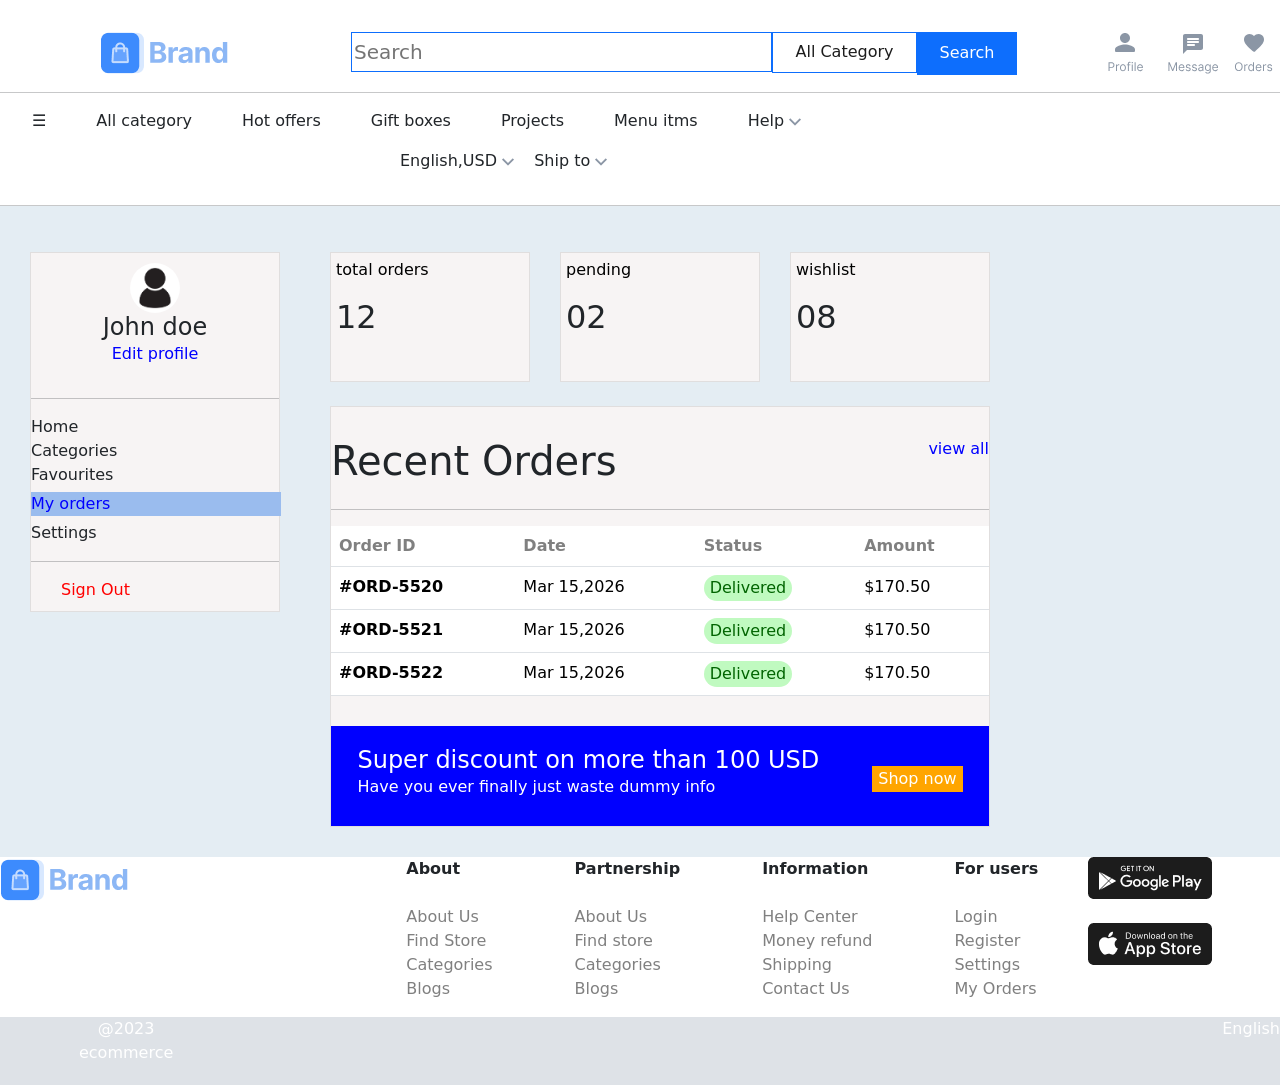
<file: profile.html>
<!doctype html>
<html lang="en">
<head>
<meta charset="utf-8">
<meta name="viewport" content="width=device-width, initial-scale=1">

<title>Dashboard</title>
<link rel="stylesheet" href="web-main.css">
<link href="https://cdn.jsdelivr.net/npm/bootstrap@5.3.8/dist/css/bootstrap.min.css" rel="stylesheet">


</head>

<body>

<div class="main">
 <div class="head">
      <div class="header">
        <div class="logo">
          <a href="web-main.html">
            <img src="logo-colored.png" alt="">
          </a>
        </div>
        <div class="search">
          <input class="inp" type="text" placeholder="Search">
          <div class="sear" id="allCategoryBtn">All Category</div>
          <button class="searchbtn">Search</button>
        </div>
        <div class="navbarp">
          <img src="Actions.svg" alt="" id="cartIcon">
        </div>
        <hr>
      </div>
      <hr>
<!-- HEADER -->
<div class="nav">
        <div class="left">
          <ul>
            <li>☰</li>
            <li id="allCategoryNavBtn">All category</li>
            <li>Hot offers</li>
            <li>Gift boxes</li>
            <li>Projects</li>
            <li>Menu itms</li>
            <li>Help <img src="assets/assets/Layout/Form/input-group/Icon/control/Vector.png" alt=""> </li>
          </ul>
        </div>
        <div class="right">
          <ul>
            <li id="langBtn">English,USD <img src="assets/assets/Layout/Form/input-group/Icon/control/Vector.png" alt=""> </li>
            <li id="shipBtn">Ship to <img src="assets/assets/Layout/Form/input-group/Icon/control/Vector.png" alt=""></li>
          </ul>
        </div>
      </div>
      <hr>
    </div>
<div class="fl">
<div class="profile">
    <div>
    <img src="profile-icon-design-free-vector.jpg" alt="">
    <h4 style="margin-bottom: 0;">John doe</h4>
    <p style="color: blue;padding-top: 0;margin-top: 0;margin-left: 0;padding-left: 0;">Edit profile</p>
    
    </div>
    <hr>
    <ul>
        <li>Home</li>
        <li>Categories</li>
        <li>Favourites</li>
        <li class="sp">My orders</li>
        <li>Settings</li>
    </ul>
    <hr>
    <p style="color: red;">Sign Out</p>
</div>

<div class="fle">
<div class="threebox">
    <div class="box1">
        <p style="color: black; padding: 0;">total orders</p>
        <h2>12</h2>
    </div>
    <div class="box2">
        <p style="color: black; padding: 0;">pending</p>
        <h2>02</h2>
    </div>
    <div class="box3">
        <p style="color: black; padding: 0;">wishlist</p>
        <h2>08</h2>
    </div>
</div>

<br>

<div class="orders">
    <div class="first">
    <h1>Recent Orders</h1>
    <p style="color: blue;">view all</p>
    </div>
    <hr>
    <table class="table">
  <thead>
    <tr>
      <th scope="col" style="color: gray;">Order ID</th>
      <th scope="col" style="color: gray;">Date</th>
      <th scope="col" style="color: gray;">Status</th>
      <th scope="col" style="color: gray;">Amount</th>
    </tr>
  </thead>
  <tbody>
    <tr>
      <th scope="row">#ORD-5520</th>
      <td>Mar 15,2026</td>
      <td><button style="background-color: rgb(192, 250, 192); color: darkgreen; border-radius: 50px;">Delivered</button></td>
      <td>$170.50</td>
    </tr>
    <tr>
      <th scope="row">#ORD-5521</th>
      <td>Mar 15,2026</td>
      <td><button style="background-color: rgb(192, 250, 192); color: darkgreen; border-radius: 50px;">Delivered</button></td>
      <td>$170.50</td>
    </tr>
    <tr>
      <th scope="row">#ORD-5522</th>
      <td>Mar 15,2026</td>
      <td><button style="background-color: rgb(192, 250, 192); color: darkgreen; border-radius: 50px;">Delivered</button></td>
      <td>$170.50</td>
    </tr>
  </tbody>
</table>

<div class="disc">
    <div class="typ">
    <h4>Super discount on more than 100 USD </h4>
    <p>Have you ever finally just waste dummy info</p>
    </div>
    <div class="b">
        <button>Shop now</button>
    </div>
</div>

    </div>
</div>
</div>


    <!-- footer -->
<div class="footer">
    <section class="1strow">
    <img src="logo-colored.png" alt="">
    <p>Best information about the company <br>gies here but now lorem ipsum is</p>
    </section>
    <section class="secrow">
    <ul><b>About</b> <br> <br>
    <li>About Us</li>
    <li>Find Store</li>
    <li>Categories</li>
    <li>Blogs</li>
    </ul>
    </section>
    <section class="thirdrow">
        <ul><b>Partnership</b> <br> <br>
        <li>About Us</li>
        <li>Find store</li>
        <li>Categories</li>
        <li>Blogs</li>
        </ul>
    </section>
    <section class="fourthrow"> 
        <ul><b>Information </b> <br> <br>
        <li>Help Center</li>
        <li>Money refund</li>
        <li>Shipping</li>
        <li>Contact Us</li>
        </ul>
    </section>
    <section class="fifthrow"> 
        <ul><b>For users</b> <br> <br>
         <li>Login</li>
         <li>Register</li>
         <li>Settings</li>
         <li>My Orders</li>
         </ul>
    </section>
    <section class="sixthrow">
        <img src="assets/assets/Layout/Misc/Group.png" alt=""><br>
        <img src="assets/assets/Layout/Misc/market-button.png" alt="">
    
        
    
</div>
<div class="secfooter">
            <p>@2023 ecommerce</p>
            <p >English</p>
        </div>

        
    </div>
    
<div id="categorySlider" class="slider-box" style="display:none; position:absolute; background:#fff; border:1px solid #ccc; padding:10px;">
      <p>All Category</p>
      <p>Electronics</p>
      <p>Fashion</p>
    </div>
    <div id="langSlider" class="slider-box" style="display:none; position:absolute; background:#fff; border:1px solid #ccc; padding:10px;">
      <p>English, USD</p>
      <p>Urdu, PKR</p>
    </div>
  </div>

<!-- JS -->
<script >
document.addEventListener("DOMContentLoaded", () => {
    // ===== NAVBAR BUTTONS =====
    const categoryBtn = document.getElementById("allCategoryNavBtn");
    const categorySlider = document.getElementById("categorySlider");
    const langBtn = document.getElementById("langBtn");
    const langSlider = document.getElementById("langSlider");
    const hotOffersBtn = document.querySelector(".nav .left ul li:nth-child(3)");
    const giftBoxBtn = document.querySelector(".nav .left ul li:nth-child(4)");
    const cartIcon = document.getElementById("cartIcon");

    // ===== CART REDIRECT =====
    if(cartIcon) {
      cartIcon.onclick = () => {
        window.location.href = "cart.html";
      }
    }

    // ===== HOT OFFERS =====
    if (hotOffersBtn) {
      hotOffersBtn.onclick = () => {
        window.location.href = "listview.html";
      };
    }

    // ===== GIFT BOXES =====
    if (giftBoxBtn) {
      giftBoxBtn.onclick = () => {
        window.location.href = "product.html";
      };
    }

    // ===== CATEGORY SLIDER =====
    if (categoryBtn && categorySlider) {
      categoryBtn.onclick = (e) => {
        e.stopPropagation();
        categorySlider.style.display = categorySlider.style.display === "block" ? "none" : "block";
        const rect = categoryBtn.getBoundingClientRect();
        categorySlider.style.top = rect.bottom + "px";
        categorySlider.style.left = rect.left + "px";
      };

      const catOptions = categorySlider.querySelectorAll("p");
      catOptions.forEach(opt => {
        opt.onclick = (e) => {
          e.stopPropagation();
          categoryBtn.textContent = opt.textContent;
          categorySlider.style.display = "none";
        };
      });
    }

    // ===== LANGUAGE SLIDER =====
    if (langBtn && langSlider) {
      langBtn.onclick = (e) => {
        e.stopPropagation();
        langSlider.style.display = langSlider.style.display === "block" ? "none" : "block";
        const rect = langBtn.getBoundingClientRect();
        langSlider.style.top = rect.bottom + "px";
        langSlider.style.left = rect.left + "px";
      };

      const langOptions = langSlider.querySelectorAll("p");
      langOptions.forEach(opt => {
        opt.onclick = (e) => {
          e.stopPropagation();
          langBtn.textContent = opt.textContent;
          langSlider.style.display = "none";
        };
      });
    }

    // ===== CLICK OUTSIDE CLOSE =====
    document.addEventListener("click", () => {
      if (categorySlider) categorySlider.style.display = "none";
      if (langSlider) langSlider.style.display = "none";
    });
  });
  </script>
</body>
</html>
</file>
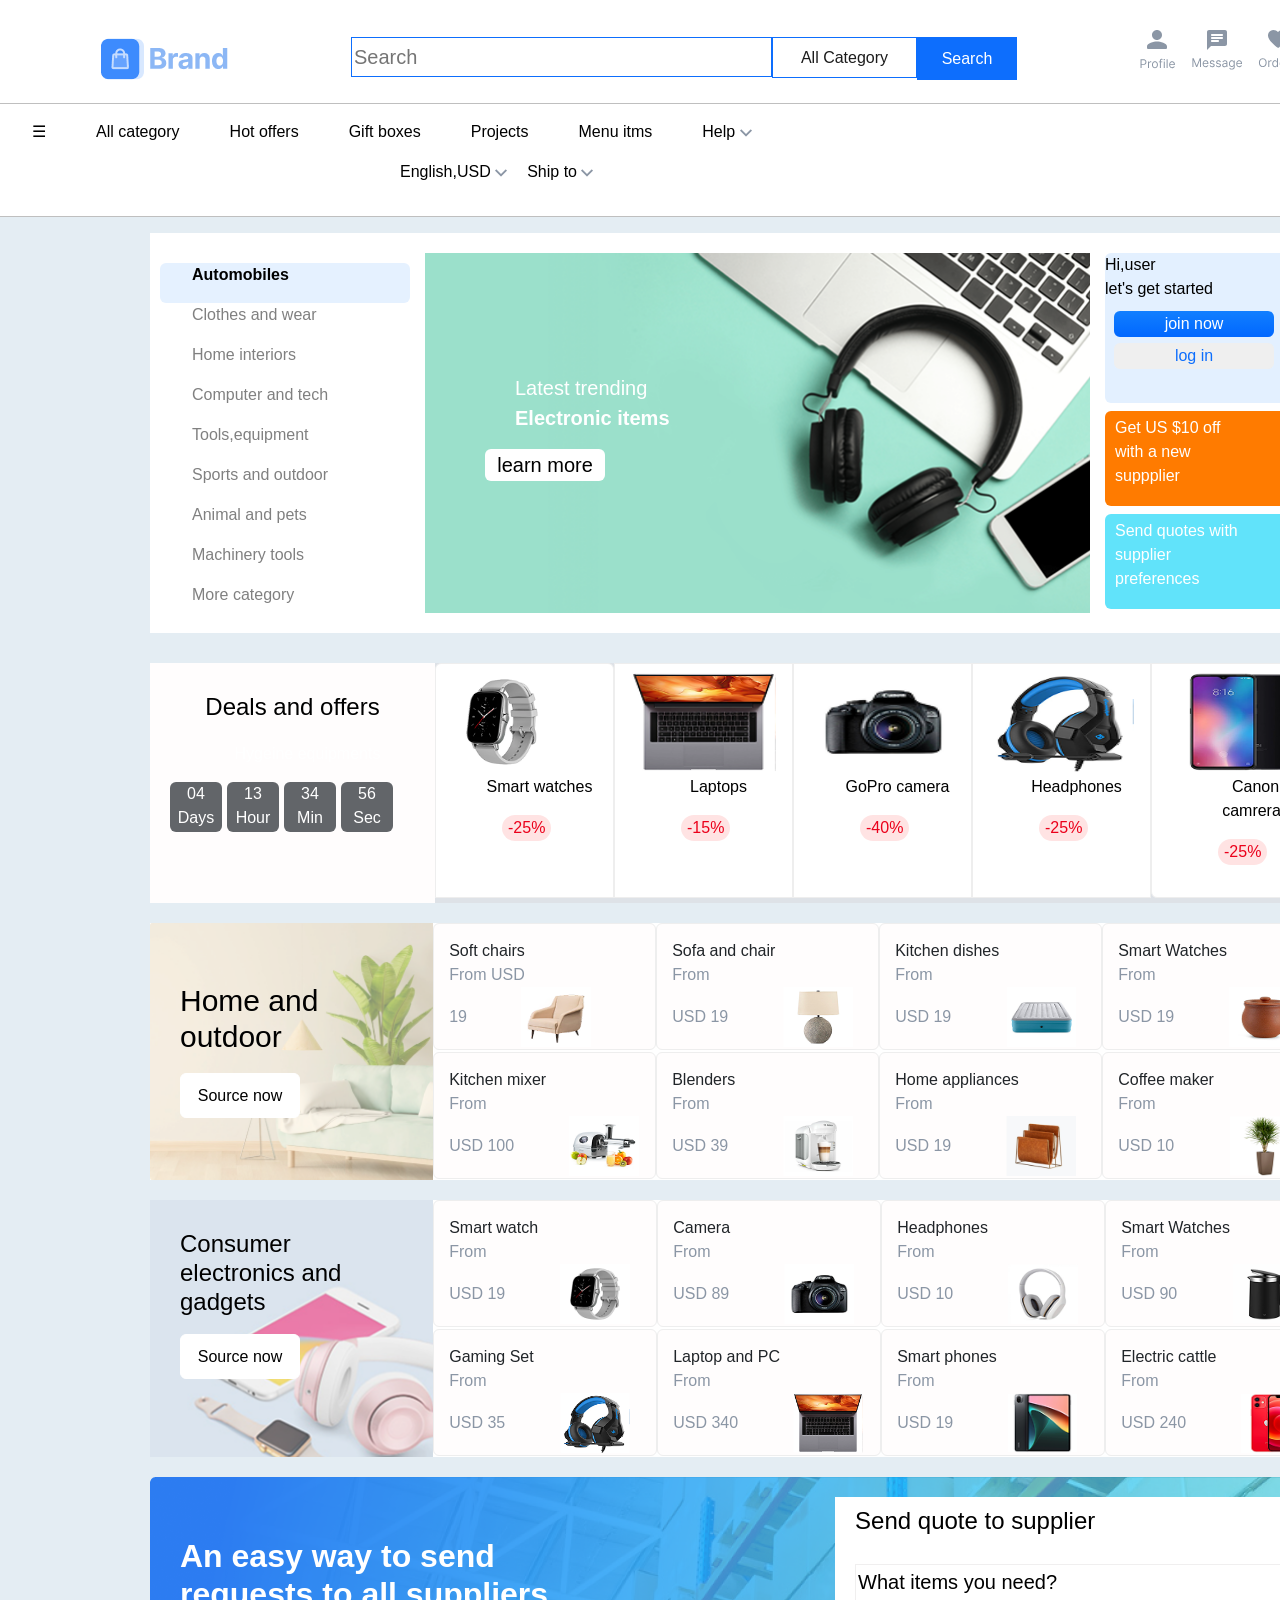
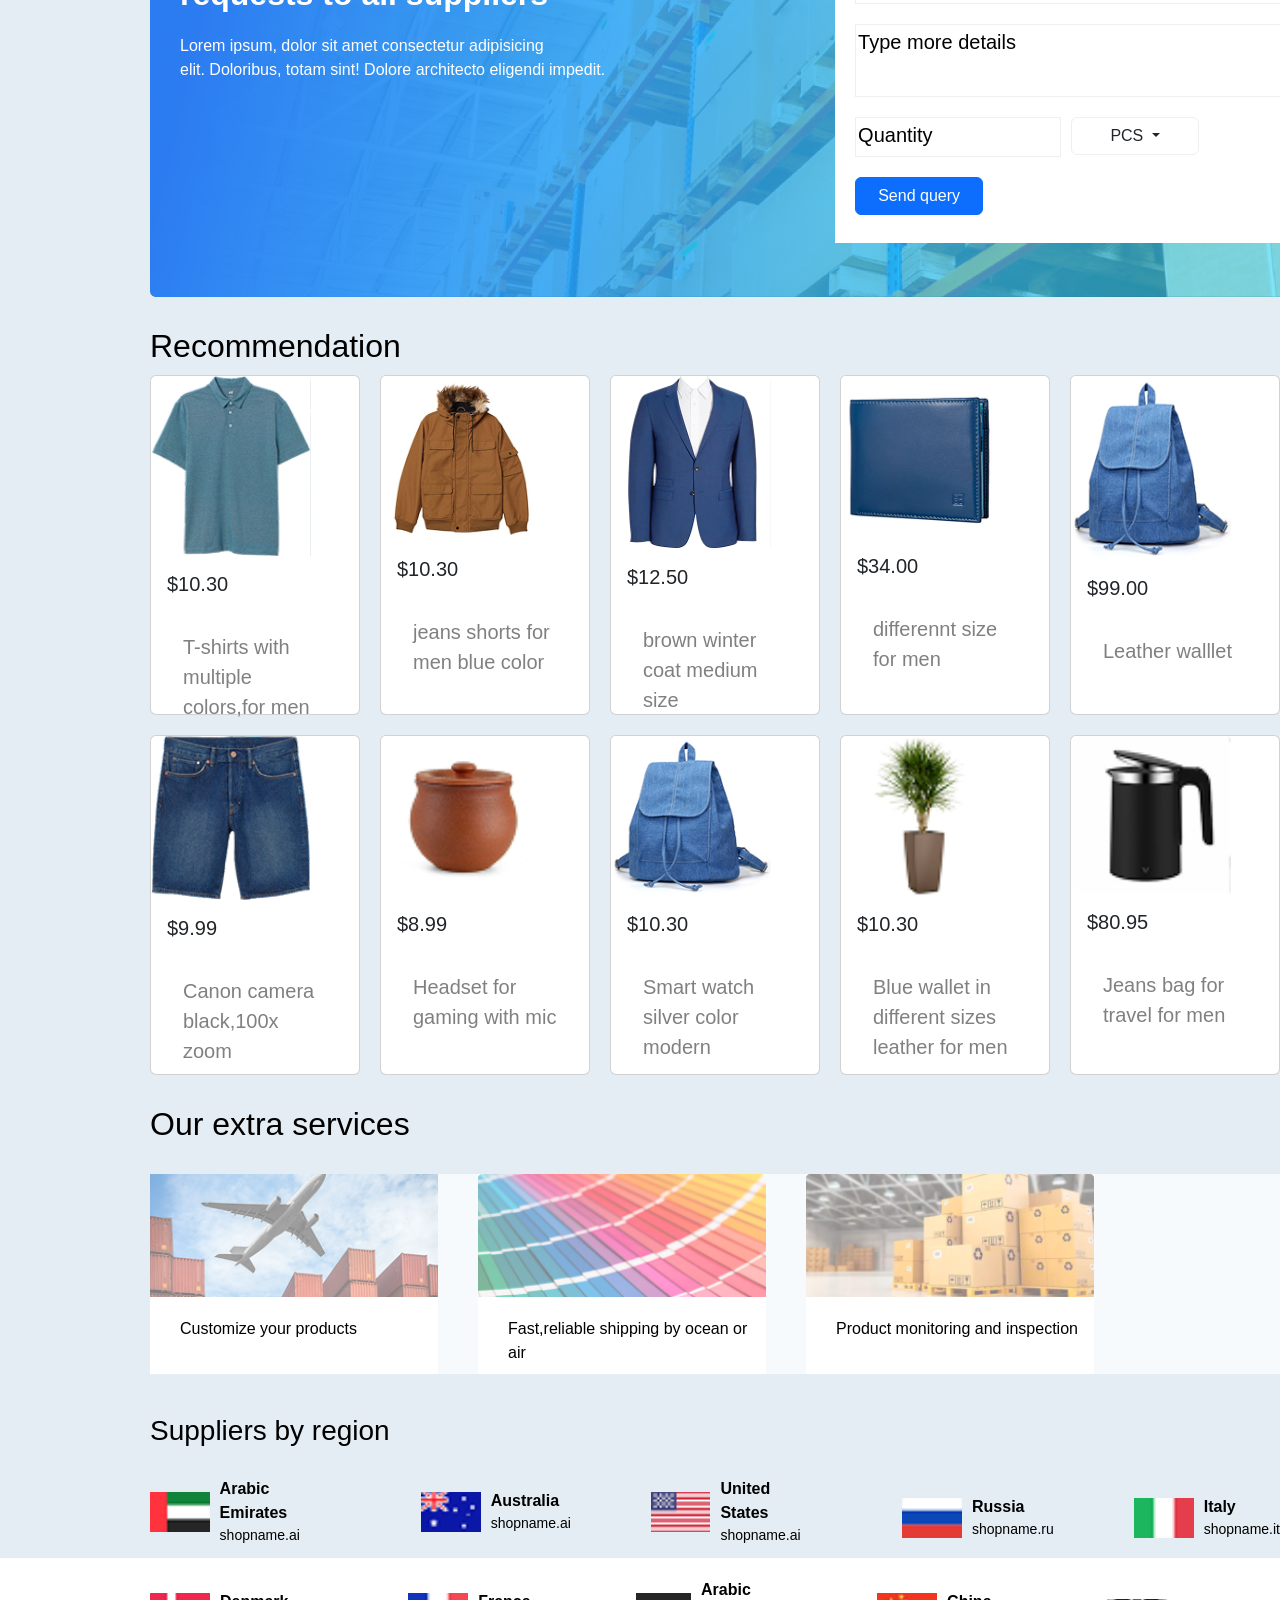
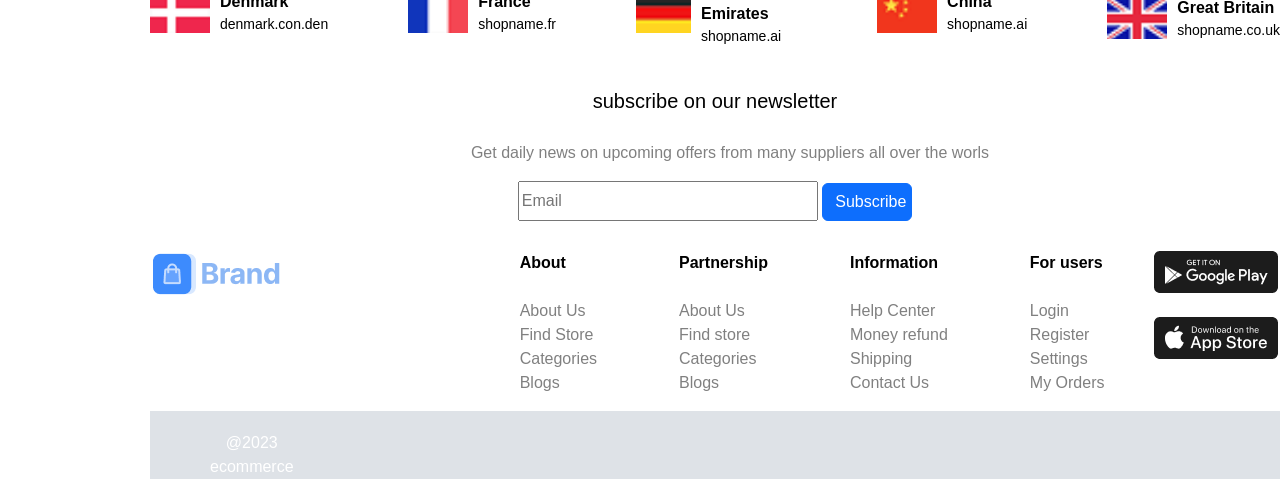
<file: web-main.html>
<!doctype html>
<html lang="en">
<head>
  <meta charset="utf-8">
  <meta name="viewport" content="width=device-width, initial-scale=1">
  <title>Bootstrap demo</title>
  <link href="https://cdn.jsdelivr.net/npm/bootstrap@5.3.8/dist/css/bootstrap.min.css" rel="stylesheet">
  <link rel="stylesheet" href="web-main.css">
</head>
<body>
   <div class="main">
    <div class="head">
      <div class="header">
        <div class="logo">
          <a href="web-main.html">
            <img src="logo-colored.png" alt="">
          </a>
        </div>
        <div class="search">
          <input class="inp" type="text" placeholder="Search">
          <div class="sear" id="allCategoryBtn">All Category</div>
          <button class="searchbtn">Search</button>
        </div>
        <div class="navbarp">
  <ul>
    <li id="profileIcon"><img src="Profile.svg" alt=""></li>
    <li id="messageIcon"><img src="Message.svg" alt=""></li>
    <li id="ordersIcon"><img src="Orders.svg" alt=""></li>
    <li id="cartIcon"><img src="Cart.svg" alt=""></li>
  </ul>
</div>
        <hr>
      </div>
      <hr>
      <div class="nav">
        
        <div class="left">
          <ul>
            <li>☰</li>
            <li id="allCategoryNavBtn">All category</li>
            <li>Hot offers</li>
            <li>Gift boxes</li>
            <li>Projects</li>
            <li>Menu itms</li>
            <li>Help <img src="assets/assets/Layout/Form/input-group/Icon/control/Vector.png" alt=""> </li>
          </ul>
        </div>
        <div class="right">
          <ul>
            <li id="langBtn">English,USD <img src="assets/assets/Layout/Form/input-group/Icon/control/Vector.png" alt=""> </li>
            <li id="shipBtn">Ship to <img src="assets/assets/Layout/Form/input-group/Icon/control/Vector.png" alt=""></li>
          </ul>
        </div>
      </div>
      <hr>
    </div>
     <!-- <div class="nav">
    <div class="left">
        <ul>
    <li>☰</li> -->

    <!-- ✅ ID ADDED -->
    <!-- <li id="allCategoryBtn">All category</li>

    <li>Hot offers</li>
    <li>Gift boxes</li>
    <li>Projects</li>
    <li>Menu itms</li>
    <li>Help <img src="assets/assets/Layout/Form/input-group/Icon/control/Vector.png" alt=""> </li>
    </ul>
    </div>

    <div class="right">
        <ul> -->

<!-- ✅ ID ADDED -->
<!-- <li id="langBtn">English,USD 
<img src="assets/assets/Layout/Form/input-group/Icon/control/Vector.png" alt=""> 
</li>

<li>Ship to <img src="assets/assets/Layout/Form/input-group/Icon/control/Vector.png" alt=""></li>
</ul>

    </div>

</div>
<hr>
</div> -->

<div class="center">
    <div class="lists">
        <ul class="ull">Automobiles
            <li>Clothes and wear</li>
            <li>Home interiors</li>
            <li>Computer and tech</li>
            <li>Tools,equipment</li>
            <li>Sports and outdoor</li>
            <li>Animal and pets</li>
            <li>Machinery tools</li>
            <li>More category</li>
        </ul>
    </div>
    <div class="img">
        <p>Latest trending<span> <br><b>Electronic items</b> </span></p>
        <button>learn more</button>
    </div>
    <div class="boxes">
    <div class="boxone">Hi,user <br>let's get started
    <button class="btn-1">join now</button>
<button class="btn-2">log in</button>
</div>
    <div class="boxtwo"> Get US $10 off  <br>with a new <br> suppplier</div>
    <div class="boxthree">Send quotes with supplier <br> preferences</div>
    </div>
 </div>



     <!-- //products -->



<!-- products -->
<div class="products">
  <div class="leftbx"><h4>Deals and offers</h4>
    <p>Hygeine equipments</p>
    
    <div class="time">
        <div style="border-radius: 6px; background-color: #626569; height: 50px; width: 52px; color: white; text-align: center;"><span>04 </span><br><span>Days</span></div>

        <div style="border-radius: 6px; background-color: #626569; height: 50px; width: 52px; color: white; text-align: center;"><span >13 </span><br><span>Hour
        </span></div>

        <div style="border-radius: 6px; background-color: #626569; height: 50px; width: 52px; color: white; text-align: center;"span>34 </span><br><span>Min</span></div>

        <div style="border-radius: 6px; background-color: #626569; height: 50px; width: 52px; color: white; text-align: center;"><span>56 </span><br><span>Sec</span>
        </div>
        </div>
      </div>
<ul id="RIGHT" class="list-group">

  <li class="list-group-item"><img src="assets/assets/Image/tech/8.png" alt=""><br>
    <p class="card-text" style="color: black;">Smart watches</p>
    <button>-25%</button></li>

  <li class="list-group-item">
    <img src="assets/assets/Image/tech/image 34.png" class="card-img-top" alt="...">
    <p class="card-text" style="color: black;">Laptops</p>
    <button>-15%</button></li>

  <li class="list-group-item">
    <img src="assets/assets/Image/tech/6.png" class="card-img-top" alt="...">
    <p class="card-text" style="color: black;">GoPro camera</p>
    <button>-40%</button>
    </li>

    <li class="list-group-item">
    <img src="assets/assets/Image/tech/image 29.png" class="card-img-top" alt="...">
    <p class="card-text" style="color: black;">Headphones</p>
    <button>-25%</button>
     </li>

     <li class="list-group-item">
    <img src="assets/assets/Image/tech/image 23.png" class="card-img-top" alt="...">
    <p class="card-text" style="color: black;">Canon camreras</p>
    <button>-25%</button>
     </li>



</div>

<div class="productstwo">

  <!-- LEFT SIDE -->
  <div class="leftbox">
    <h4>Home and outdoor</h4>
    <button class="ul">Source now</button>
  </div>

  <!-- RIGHT SIDE -->
  <ul id="bgpic" class="list-group">

    <li class="list-group-item">
      Soft chairs <br>
      <span style="color: #8B96A5;" class="price">From USD  <br>19</span>
      <img src="assets/assets/Image/interior/1.png" class="side">
    </li>
  <li class="list-group-item">Sofa and chair <br> 
    <span style="color: #8B96A5;">From <br> USD 19</span>
<img src="assets/assets/Image/interior/6.png" alt="" class="side">
</li>
  <li class="list-group-item">Kitchen dishes <br> <span style="color: #8B96A5;">From <br> USD 19</span>
<img src="assets/assets/Image/interior/image 93.png" alt="" class="side">
</li>
  <li class="list-group-item">Smart Watches <br> <span style="color: #8B96A5;">From <br> USD 19</span>
<img src="assets/assets/Image/interior/3.png" alt="" class="side">
</li>


  <li class="list-group-item">Kitchen mixer <br> <span style="color: #8B96A5;">From <br> USD 100</span>
<img src="assets/assets/Image/interior/9.png" alt="" class="side">
</li>
  <li class="list-group-item">Blenders <br> <span style="color: #8B96A5;">From <br> USD 39</span>
<img src="assets/assets/Image/interior/8.png" alt="" class="side">
</li>
  <li class="list-group-item">Home appliances <br> <span style="color: #8B96A5;">From <br> USD 19</span>
<img src="assets/assets/Image/interior/7.png" alt="" class="side">
</li>
  <li class="list-group-item">Coffee maker <br> <span style="color: #8B96A5;">From <br> USD 10</span>
<img src="assets/assets/Image/interior/image 89.png" alt="" class="side">
</li>
</ul>
</div>

<div class="productthree">
  <div class="mn">
    <h4>Consumer <br>electronics and <br>gadgets</h4>
     <button class="ul">Source now</button>

  </div>

    <ul id="lis" class="list-group">
  <li class="list-group-item">Smart watch <br> <span style="color: #8B96A5;">From <br> USD 19</span>
    <img src="assets/assets/Image/tech/8.png" alt="" class="side">
</li>
  <li class="list-group-item">Camera <br> <span style="color: #8B96A5;">From <br> USD 89</span>
<img src="assets/assets/Image/tech/6.png" alt="" class="side">
</li>
  <li class="list-group-item">Headphones <br> <span style="color: #8B96A5;">From <br> USD 10</span>
<img src="assets/assets/Image/tech/image 86.png" alt="" class="side">
</li>
  <li class="list-group-item">Smart Watches <br> <span style="color: #8B96A5;">From <br> USD 90</span>
<img src="assets/assets/Image/tech/image 85.png" alt="" class="side">
</li>

  <li class="list-group-item">Gaming Set <br> <span style="color: #8B96A5;">From <br> USD 35 </span>
<img src="assets/assets/Image/tech/image 29.png" alt="" class="side">
</li>
  <li class="list-group-item">Laptop and PC <br> <span style="color: #8B96A5;">From <br> USD 340</span>
<img src="assets/assets/Image/tech/image 34.png" alt="" class="side">
</li>
  <li class="list-group-item">Smart phones <br> <span style="color: #8B96A5;">From <br> USD 19</span>
<img src="assets/assets/Image/tech/image 32.png" alt="" class="side">
</li>
  <li class="list-group-item">Electric cattle <br> <span style="color: #8B96A5;">From <br> USD 240</span>
<img src="assets/assets/Image/tech/image 33.png" alt="" class="side">
</li>
</ul>

</div>

<div class="form">
  <div class="lft">
   <h2> An easy way to send <br>requests to all suppliers</h2>
   <p>Lorem ipsum, dolor sit amet consectetur adipisicing <br> elit. Doloribus, totam sint! Dolore architecto eligendi impedit.</p>
   </div>
<div class="rgt">
   <form class="inputs" action="">
    <h4 style="margin-top: 10px;">Send quote to supplier</h4>
    <input class="wh" type="text" placeholder="What items you need?">
    <textarea class="txt" name="" id="" placeholder="Type more details"></textarea>
    <div class="sm">
    <input class="qn" type="text" placeholder="Quantity">
     <div class="dropdown">
  <button id="btnn" class="btn  dropdown-toggle" type="button" data-bs-toggle="dropdown" aria-expanded="false">
    PCS
  </button>
  </div>
</div>
  <button class="btn btn-primary">Send query</button>
   </form>
   </div>
   </div>

<!-- reccommendation  -->
<div class="recommend">
    <h2>Recommendation</h2>
    <div class="frst">

    <div class="card" >
  <img  src="assets/assets/Layout/alibaba/Image/cloth/Bitmap.png" class=" immg card-img-top" alt="...">
  <div class="card-body">
    <h5 class="card-title">$10.30</h5>
    <p style="color: grey; font-size: 20px; text-align: left;" class="card-body" >T-shirts with multiple colors,for men</p>
  </div>
   </div>
  


  <div class="card" >
  <img src="assets/assets/Layout/alibaba/Image/cloth/2 1.png" class="immg card-img-top" alt="...">
  <div class="card-body">
    <h5 class="card-title">$10.30</h5>
    <p style="color: grey; font-size: 20px; text-align: left;" class="card-body">jeans shorts for men blue color</p>
  </div>
   </div>

  <div class="card" >
  <img src="assets/assets/Layout/alibaba/Image/cloth/image 30.png" class=" immg card-img-top" alt="...">
  <div class="card-body">
    <h5 class="card-title">$12.50</h5>
    <p style="color: grey; font-size: 20px; text-align: left;" class="card-body">brown winter coat medium size</p>
  </div>
   </div>

  <div class="card">
  <img src="assets/assets/Layout/alibaba/Image/cloth/image 24.png" class="immg card-img-top" alt="...">
  <div class="card-body">
    <h5 class="card-title">$34.00</h5>
    <p style="color: grey; font-size: 20px; text-align: left;" class="card-body">differennt size for men </p>
  </div>
   </div>

  <div class="card">
  <img src="assets/assets/Layout/alibaba/Image/cloth/image 26.png" class="immg card-img-top" alt="...">
  <div class="card-body">
    <h5 class="card-title">$99.00</h5>
    <p style="color: grey; font-size: 20px; text-align: left;" class="card-body">Leather walllet</p>
  </div>
   </div>
  </div>
<div class="scnd">
  <div class="card">
  <img src="assets/assets/Layout/alibaba/Image/cloth/Bitmap (2).png" class="immg card-img-top" alt="...">
  <div class="card-body">
    <h5 class="card-title">$9.99</h5>
    <p style="color: grey; font-size: 20px; text-align: left;" class="card-body">Canon camera black,100x zoom</p>
  </div>
   </div>

   <div class="card">
  <img src="assets/assets/Image/interior/3.png" class="immg card-img-top" alt="...">
  <div class="card-body">
    <h5 class="card-title">$8.99</h5>
    <p style="color: grey; font-size: 20px; text-align: left;" class="card-body">Headset for gaming with mic</p>
  </div>
   </div>

  <div class="card" >
  <img src="assets/assets/Layout/alibaba/Image/cloth/image 26.png" class="immg card-img-top" alt="">
  <div class="card-body">
    <h5 class="card-title">$10.30</h5>
    <p style="color: grey; font-size: 20px; text-align: left;" class="card-body">Smart watch silver color modern</p>
  </div>
 </div>

  <div class="card" >
  <img src="assets/assets/Image/interior/image 89.png" class="immg card-img-top" alt="...">
  <div class="card-body">
    <h5 class="card-title">$10.30</h5>
    <p style="color: grey; font-size: 20px; text-align: left;" class="card-body">Blue wallet in different sizes leather for men </p>
  </div>
   </div>
  
  <div class="card" >
  <img src="assets/assets/Image/tech/image 85.png" class="immg card-img-top" alt="...">
  <div class="card-body">
    <h5 class="card-title">$80.95</h5>
    <p style="color: grey; font-size: 20px; text-align: left;" class="card-body">Jeans bag for travel for men</p>
  </div>
   </div>
</div>
</div>
<!-- other services  -->
<div class="others">
    <h2>Our extra services</h2>
    <div class="other">
    <div class="cards" style="width: 18rem;">
  <img src="assets/assets/Image/backgrounds/image 106.png" class="card-img-top" alt="...">
  
  <div class="card-body">
    <p style="color: black;"   class="card-text">Customize your products</p>
    </div>
</div>

<div class="cards" style="width: 18rem;">
  <img src="assets/assets/Image/backgrounds/Mask group (1).png" class="card-img-top" alt="...">
  
  <div class="card-body">
    <p style="color: black;" class="card-text">Fast,reliable shipping by ocean or air</p>
  </div>
</div>

<div class="cards" style="width: 18rem;">
  <img src="assets/assets/Image/backgrounds/Mask group.png" class="card-img-top" alt="...">
  <div class="card-body">
    <p style="color: black;"  class="card-text">Product monitoring and inspection</p>
</div>
</div>

</div>
</div>
<!-- suppliers by region  -->
<h3 style="margin-left: 150px;margin-bottom: 30px;">Suppliers by region</h3>
<div class="upper">

  <!-- Arabic Emirates -->
  <div style="display: flex; align-items: center; gap: 10px; margin-bottom: 12px;">
    <img src="assets/assets/Layout1/Image/flags/AE@2x.png"
         style="width: 60px; height: 40px; object-fit: cover;">
    
    <div>
      <div style="font-weight: bold; color: black;">Arabic Emirates</div>
      <div style="font-size: 14px; color: black;">shopname.ai</div>
    </div>
  </div>

  <!-- Australia -->
  <div style="display: flex; align-items: center; gap: 10px; margin-bottom: 12px;">
    <img src="assets/assets/Layout1/Image/flags/icon.png"
         style="width: 60px; height: 40px; object-fit: cover;">
    
    <div>
      <div style="font-weight: bold; color: black;">Australia</div>
      <div style="font-size: 14px; color: black;">shopname.ai</div>
    </div>
  </div>

  <!-- United States -->
  <div style="display: flex; align-items: center; gap: 10px; margin-bottom: 12px;">
    <img src="assets/assets/Layout1/Image/flags/US@2x.png"
         style="width: 60px; height: 40px; object-fit: cover;">
    
    <div>
      <div style="font-weight: bold; color: black;">United States</div>
      <div style="font-size: 14px; color: black;">shopname.ai</div>
    </div>
  </div>

  <!-- Russia -->
  <div style="display: flex; align-items: center; gap: 10px;">
    <img src="assets/assets/Layout1/Image/flags/RU@2x.png"
         style="width: 60px; height: 40px; object-fit: cover;">
    
    <div>
      <div style="font-weight: bold; color: black;">Russia</div>
      <div style="font-size: 14px; color: black;">shopname.ru</div>
    </div>
  </div>

<div style="display: flex; align-items: center; gap: 10px;">
  
  <img src="assets/assets/Layout1/Image/flags/IT@2x.png" 
       style="width: 60px; height: 40px; object-fit: cover;">

  <div>
    <div style="font-weight: bold; color: black;">Italy</div>
    <div style="font-size: 14px; color: black;">shopname.it</div>
  </div>

</div>
</div>



</div>
<div class="lower">

  <!-- Denmark -->
  <div style="display: flex; align-items: center; gap: 10px; margin-bottom: 12px;">
    <img src="assets/assets/Layout1/Image/flags/DK@2x.png"
         style="width: 60px; height: 40px; object-fit: cover;">
    
    <div>
      <div style="font-weight: bold; color: black;">Denmark</div>
      <div style="font-size: 14px; color: black;">denmark.con.den</div>
    </div>
  </div>

  <!-- France -->
  <div style="display: flex; align-items: center; gap: 10px; margin-bottom: 12px;">
    <img src="assets/assets/Layout1/Image/flags/FR@2x.png"
         style="width: 60px; height: 40px; object-fit: cover;">
    
    <div>
      <div style="font-weight: bold; color: black;">France</div>
      <div style="font-size: 14px; color: black;">shopname.fr</div>
    </div>
  </div>

  <!-- Arabic Emirates -->
  <div style="display: flex; align-items: center; gap: 10px; margin-bottom: 12px;">
    <img src="assets/assets/Layout1/Image/flags/DE@2x.png"
         style="width: 60px; height: 40px; object-fit: cover;">
    
    <div>
      <div style="font-weight: bold; color: black;">Arabic Emirates</div>
      <div style="font-size: 14px; color: black;">shopname.ai</div>
    </div>
  </div>

  <!-- China -->
  <div style="display: flex; align-items: center; gap: 10px; margin-bottom: 12px;">
    <img src="assets/assets/Layout1/Image/flags/CN@2x.png"
         style="width: 60px; height: 40px; object-fit: cover;">
    
    <div>
      <div style="font-weight: bold; color: black;">China</div>
      <div style="font-size: 14px; color: black;">shopname.ai</div>
    </div>
  </div>

  <!-- Great Britain -->
  <div style="display: flex; align-items: center; gap: 10px;">
    <img src="assets/assets/Layout1/Image/flags/GB@2x.png"
         style="width: 60px; height: 40px; object-fit: cover;">
    
    <div>
      <div style="font-weight: bold; color: black;">Great Britain</div>
      <div style="font-size: 14px; color: black;">shopname.co.uk</div>
    </div>
  </div>

</div>

<!-- subscribe  -->
<div class="subscribe">
    <h5>subscribe on our newsletter</h5>
    <p style="color: grey;">Get daily news on upcoming offers from many suppliers all over the worls </p>
<div>
    <input type="email" name="" id="" placeholder="Email">
    <button class="btn btn-primary">Subscribe</button>
    
</div>



    <!-- footer -->
<div class="footer">
    <section class="1strow">
    <img src="logo-colored.png" alt="">
    <p>Best information about the company <br>gies here but now lorem ipsum is</p>
    </section>
    <section class="secrow">
    <ul><b>About</b> <br> <br>
    <li>About Us</li>
    <li>Find Store</li>
    <li>Categories</li>
    <li>Blogs</li>
    </ul>
    </section>
    <section class="thirdrow">
        <ul><b>Partnership</b> <br> <br>
        <li>About Us</li>
        <li>Find store</li>
        <li>Categories</li>
        <li>Blogs</li>
        </ul>
    </section>
    <section class="fourthrow"> 
        <ul><b>Information </b> <br> <br>
        <li>Help Center</li>
        <li>Money refund</li>
        <li>Shipping</li>
        <li>Contact Us</li>
        </ul>
    </section>
    <section class="fifthrow"> 
        <ul><b>For users</b> <br> <br>
         <li>Login</li>
         <li>Register</li>
         <li>Settings</li>
         <li>My Orders</li>
         </ul>
    </section>
    <section class="sixthrow">
        <img src="assets/assets/Layout/Misc/Group.png" alt=""><br>
        <img src="assets/assets/Layout/Misc/market-button.png" alt="">
    
        
    
</div>
<div class="secfooter">
            <p>@2023 ecommerce</p>
            <p >English</p>
        </div>

        
    </div>
    
<!-- 🔥 SLIDERS (ADDED) -->
<div id="categorySlider" class="slider-box" style="display:none; position:absolute; background:#fff; border:1px solid #ccc; padding:10px;">
      <p>All Category</p>
      <p>Electronics</p>
      <p>Fashion</p>
    </div>
    <div id="langSlider" class="slider-box" style="display:none; position:absolute; background:#fff; border:1px solid #ccc; padding:10px;">
      <p>English, USD</p>
      <p>Urdu, PKR</p>
    </div>
  </div>
<!-- JS -->
<script src="https://cdn.jsdelivr.net/npm/bootstrap@5.3.8/dist/js/bootstrap.bundle.min.js"></script>
  <script>
  document.addEventListener("DOMContentLoaded", () => {
    // ===== NAVBAR BUTTONS =====
    const categoryBtn = document.getElementById("allCategoryNavBtn");
    const categorySlider = document.getElementById("categorySlider");
    const langBtn = document.getElementById("langBtn");
    const langSlider = document.getElementById("langSlider");
    const hotOffersBtn = document.querySelector(".nav .left ul li:nth-child(3)");
    const giftBoxBtn = document.querySelector(".nav .left ul li:nth-child(4)");
    const cartIcon = document.getElementById("cartIcon");

    // ===== CART REDIRECT =====
    if(cartIcon) {
      cartIcon.onclick = () => {
        window.location.href = "cart.html";
      }
    }
    const profileIcon = document.getElementById("profileIcon");

// ===== PROFILE REDIRECT =====
if (profileIcon) {
  profileIcon.onclick = () => {
    window.location.href = "profile.html";
  };
}

    // ===== HOT OFFERS =====
    if (hotOffersBtn) {
      hotOffersBtn.onclick = () => {
        window.location.href = "listview.html";
      };
    }

    // ===== GIFT BOXES =====
    if (giftBoxBtn) {
      giftBoxBtn.onclick = () => {
        window.location.href = "product.html";
      };
    }

    // ===== CATEGORY SLIDER =====
    if (categoryBtn && categorySlider) {
      categoryBtn.onclick = (e) => {
        e.stopPropagation();
        categorySlider.style.display = categorySlider.style.display === "block" ? "none" : "block";
        const rect = categoryBtn.getBoundingClientRect();
        categorySlider.style.top = rect.bottom + "px";
        categorySlider.style.left = rect.left + "px";
      };

      const catOptions = categorySlider.querySelectorAll("p");
      catOptions.forEach(opt => {
        opt.onclick = (e) => {
          e.stopPropagation();
          categoryBtn.textContent = opt.textContent;
          categorySlider.style.display = "none";
        };
      });
    }

    // ===== LANGUAGE SLIDER =====
    if (langBtn && langSlider) {
      langBtn.onclick = (e) => {
        e.stopPropagation();
        langSlider.style.display = langSlider.style.display === "block" ? "none" : "block";
        const rect = langBtn.getBoundingClientRect();
        langSlider.style.top = rect.bottom + "px";
        langSlider.style.left = rect.left + "px";
      };

      const langOptions = langSlider.querySelectorAll("p");
      langOptions.forEach(opt => {
        opt.onclick = (e) => {
          e.stopPropagation();
          langBtn.textContent = opt.textContent;
          langSlider.style.display = "none";
        };
      });
    }

    // ===== CLICK OUTSIDE CLOSE =====
    document.addEventListener("click", () => {
      if (categorySlider) categorySlider.style.display = "none";
      if (langSlider) langSlider.style.display = "none";
    });
  });
  </script>
</body>
</html>
</file>
<file: web-main.css>
body{
  margin: 0;
  padding: 0;
  font-family: Arial, sans-serif;
}



.main{
    background-color: #e4edf3;
}

.sear{
    color: #1C1C1C;
    border:1px solid #0D6EFD ;
    outline: #0D6EFD;
    height: 41px;
    width:145px;
    display: flex;
    align-items: center;
    justify-content: center;
    text-align: center;
    
}
.inp{
    color: #8B96A5;
    border:1px solid #0D6EFD ;
    height: 40px;
    width: 421px;
    font-size: 20px;
}
.searchbtn{
    background-color: #0D6EFD;
    color:#ffff;
    background-color: #0D6EFD;
    border: 1px solid #0D6EFD ;
    height: 43px; 
    width: 100px;
   
}
.header{
    display: flex;
    align-items: center; 
    background-color: white; 
     margin-top: 30px;
}
.navbarp{
    margin-left: 90px;
    
}
.navbarp ul{
    display: flex;
    list-style: none;
    gap: 15px;
}
.search{
display: flex;
margin-left: 100px;
}
.logo{
    margin-left: 100px;
}
.footer{
    display: flex;
    gap: 50px;
    list-style: none;
    list-style-type: none;
    background-color: white;
    margin-top: 30px;
}
.f-btn{
    background-color: black;
    color: white;
    margin-bottom: 10px;
    list-style: none;
    border-radius: 4px;
}
.sixthrow{
display: flex;
flex-direction: column;

}
.secrow ul{
    list-style: none;
}.thirdrow ul{
    list-style: none;
}
.fourthrow ul{
    list-style: none;
}
.fifthrow ul {
    list-style: none;
}
.secrow ul li{
   color: grey; 
}.thirdrow ul li{
    color: grey;
}
.fourthrow ul li{
    color: grey;
}
.fifthrow ul li{
    color: grey;
}
.secfooter{

display: flex;
text-align: center;
    background-color: #DEE2E7;
    height:68px ;
    width: 100%;
    gap: 1000px;
    padding-left: 30px;
}
.left ul{
    display: flex;
    list-style: none;
    gap: 50px;

}
.right ul{
    display: flex;
    list-style: none;
    gap: 20px;
    padding-left: 400px;
}
.nav{
    display: flex;
    background-color: #ffffff;
}
.ellipse-12 {
    width: 30px;
    height: 20px; /* Different from width to make it an ellipse */
    border-radius: 50%; /* Creates the curvature */
    background-image: url('your-image.jpg');
    background-size: cover; /* Ensures image covers the area */
    background-position: center; /* Centers the image */
    overflow: hidden;
    border: 2px solid #333; /* Optional */
}
.img{
    background-image: url(./assets/assets/Image/backgrounds/Banner-board-800x420\ 2.png);
    width: 665px;
    height:360px ;
    object-fit: fill;
    background-size: cover;
    display: flex;
    flex-direction: column;
    padding-top: 100px;
    padding-left: 60px;
    font-size: 20px;

    
}
.head{
    background-color: white;
}
.img button{
    width: 120px;
    border: transparent;
    color: black;
    border-radius: 6px;
    font-size: 20px;
    background-color: #ffffff;

}
.center{
    display: flex;
    width: 1180px;
    height: 400px;
    background-color: white;
    margin-left: 150px;
    padding-top: 20px;
    
}
.lists ul{
    list-style: none;
    padding-bottom: 10px;
    margin-top: 3px;
}
.boxes{
    display: flex;
    flex-direction: column;
    margin-left: 15px;

}
.boxone{
    border-radius: 6px;
    background-color: #E3F0FF;
display: flex;
flex-direction: column;
width: 200px;
height: 150px;

}
.boxone .btn-1{
    width: 80%;
    margin: 10px 1px 4px 9px;
    background-image: linear-gradient(#127FFF , #0067FF);
    color: white;
    border-radius: 6px;
    padding-left: 10px;
    padding-right: 10px;
    gap: 10px;
    border: transparent;
}
.boxone .btn-2{
    width: 80%;
    margin: 2px 1px 3px 9px;
    color: #0D6EFD;
    border-radius: 6px;
    padding-left: 10px;
    padding-right: 10px;
    gap: 10px;
    border: transparent;
}
.boxtwo{
  width: 200px;
height: 95px;  
background-color: rgb(255, 123, 0);
color: #ffffff;
padding-left: 10px;
padding-right: 10px;
margin-top: 8px;
border-radius: 6px;
font-size: 16px;
word-spacing: 0;
padding-top: 5px;

}
.boxthree{
    width: 200px;
height: 95px;  
background-color: rgb(97, 227, 250);
color: white;
padding-left: 10px;
padding-right: 10px;
margin-top: 8px;
border-radius: 6px;
font-size: 16px;
word-spacing: 0;
padding-top: 5px;                  
}
body {
      font-family: Arial, sans-serif;
      color: #000; /* text color dark */
    }

    .slider-box { 
      position: absolute; 
      background: #fff; 
      border: 2px solid #007bff; 
      padding: 10px; 
      display: none; 
      box-shadow: 0 4px 10px rgba(0,0,0,0.2); 
      z-index: 1000; 
      min-width: 150px; 
    }
    .slider-box p { margin: 5px 0; cursor: pointer; padding: 5px; color: #000; }
    .slider-box p:hover { background-color: #f0f0f0; }
.lists{
    margin-right: 15px;
    padding-bottom: 10px;
}
.lists .ull{
    background-color: #E5F1FF;
    height:40px ;
    width: 250px;
    margin-left: 10px;
    margin-top: 10px;
    border-radius: 6px;
    font-weight: 600;
    display: flex;
    flex-direction: column;
    

}
.lists li{
    margin-top: 16px;
    color: gray;
    font-weight: 400;

}

.productstwo{
    display: grid;
grid-template-columns: 24% 70%;
    margin-top: 20px;
    margin-left: 150px;
    width:1180px ;
    background-color: #ffffff;


}
.leftbox{
background-image: url(assets/assets/Image/backgrounds/Group\ 969.png);
background-size: cover;
background-position: center;
padding: 30px;
color: black;
width: 283px;
height: 257px;
}
#bgpic{

display: grid;
grid-template-columns: repeat(4,1fr);
list-style: none;
padding: 0;

}
#bgpic li{
 background: #fffdfd;
 border: 1px solid #eee;
 padding: 15px;
    border-radius: 6px;
    height: 127px;
    width: 223px;
}
.side{
    margin-left: 50px;
    height: 60px;
    width: 70px;
    margin-bottom: 2px;
}
.leftbox h4{
 margin-top: 30px;
 font-size: 30px;
}
.ul{
    border: 1px solid white;
    margin-top: 10px;
    width: 120px;
    background-color: white;
    height: 45px;
    border-radius: 6px;
}

.time{
    display: flex;
    gap: 5px;
    margin-left: 20px;

}



.leftbx{
text-align: center;
padding-top: 30px;
width: 300px;
background-color: #fffdfd;
}
#RIGHT{
    display: flex;
    flex-direction: row;
    
   
    
    
}
.products{
    background-color: #DEE2E7;
    margin-top: 30px;
    margin-left: 150px;
display: flex;
width: 1180px;
height: 240px;

}
#RIGHT li{
    width:179px;
    height: 235px;
    background-color: white;
    border: 1px solid #eee;
}
#RIGHT li button{
color: #EB001B;
background-color: #FFE3E3;
border-radius: 29px;
border: none;
align-content: center;
margin-left: 50px;
}

#RIGHT li img{
    height: 100px;
}
#RIGHT li p{
    text-align: center;
    margin-top: 3px;
}

.mn{
   background-image: url(assets/assets/Image/backgrounds/image\ 98.png);
background-size: cover;
background-position: center;
padding: 30px;
color: black;
width: 283px;
height: 257px; 
}
.productthree{
display: grid;
grid-template-columns: 24% 70%;
    margin-top: 20px;
    margin-left: 150px;
    width:1180px ;
    background-color: #ffffff;
}
.productthree #lis {
    display: grid;
grid-template-columns: repeat(4,1fr);
list-style: none;
padding: 0;
}
.productthree #lis li{
    background: #fffdfd;
 border: 1px solid #eee;
 padding: 15px;
    border-radius: 6px;
    height: 127px;
    width: 224px;
}
.form{
    width: 1180px;
    height: 420px;
    background-image:url(assets/assets/Image/backgrounds/Group\ 982.png) ;
    margin-top: 20px;
    margin-left:150px ;
    display: flex;
    
}
.inputs{
    background-color: white;
    display: flex;
    flex-direction: column;
    width: 491px;
    height: 346px;
    margin-left: 200px;
    margin-top: 20px;
    padding-left: 20px;

}
.sm{
    display: flex;
    gap: 10px;
}
.form h2,p{
    color: white;
    padding-left: 30px;
    margin-top: 20px;
    
}
.form h2{
    padding-top: 40px;
    font-size: 32px;
    font-weight: 600;
}
.inputs button{
    width:128px ;
    margin-top: 20px;
}
.inputs .wh{
    width:440px;
    height: 40px;
    border: 1px solid #f0efef;
    color: black;
    margin-top: 20px;
    margin-bottom: 20px;
}
.qn{
    width: 206px;
    height: 40px;
    
    border: 1px solid #f0efef;
margin-top: 20px;
}
#btnn{
    border: 1px solid #f0efef;
    
}
.txt{
    width: 440px;
    height: 73px;
    border: 1px solid #f0efef

}
.inputs ::placeholder{
    color: black;
    font-size: 20px;
}

.card{
    width: 220px;
    height: 340px;
}
.frst{
    display: flex;
    margin-left: 150px;
    gap: 20px;
}
.scnd{
    display: flex;
    margin-left: 150px;
    gap: 20px;
    margin-top: 20px;
}
.immg{
    width: 160px;
    height: 200px;
}
.recommend h2{
margin-left: 150px;
margin-top: 30px;
margin-bottom: 10px;
}

.other{
    display: flex;

}
.upper{
    display: flex;
    gap: 80px;
    margin-bottom: 20px;
    margin-left: 150px;
}
.lower{
    display: flex;
    gap: 80px;
    margin-left: 150px;
}
.flex{
    display: flex;
}
.subscribe{
    display: flex;
    margin-top: 30px;
    flex-direction: column;
    margin-left: 150px;
    align-items: center;
    justify-content: center;

}
.subscribe button{
    width: 90px;
}
.subscribe input{
    width: 300px;
    height: 40px;
}
.cards{
    background-color: white;
    height:200px ;
    width: 280px;
}
.other{
    display: flex;
    gap: 40px;
    background-color:#F7FAFC ;
    margin-top: 30px;
    margin-bottom: 40px;
}

.others{
margin-left: 150px;
margin-top: 30px;
}
.profile{
   height: 360px;
   width: 250px; 
    background-color: rgb(247, 244, 244);
   
   margin-left: 30px; 
   border: 1px solid rgb(224, 222, 222);
   margin-top: 30px;
}
.profile div{
    display: flex;
    flex-direction: column;
    gap: 0;
    align-items: center;
    justify-content: center;
}
.profile img{
    height: 50px;
    width: 50px;
    margin-top: 10px;
    border-radius: 50px;
}

.profile ul {
    list-style: none;
    display: flex;
    flex-direction: column;
    align-items: flex-start;
    justify-content: flex-start;
    padding: 0;

}
.sp{
    margin-top: 5px;
    margin-bottom: 5px;
    background-color: #9abcee;
    color: blue;
    width: 250px;
    display: block;
}
.fl{
    display: flex;
    gap: 50px;
    flex-wrap: wrap;
}
.threebox{
display: flex;
gap: 30px;
text-align: left;
margin-top: 30px;
}
.box1{
   width: 200px;
    height: 130px;
    border: 1px solid rgb(224, 222, 222);
    text-align: left;
    padding: 5px;
    background-color: rgb(247, 244, 244);
    
}
.box2{
width: 200px;
    height: 130px;
    border: 1px solid rgb(224, 222, 222);
    padding: 5px;
    background-color: rgb(247, 244, 244);
}
.box3{
width: 200px;
    height: 130px;
    border: 1px solid rgb(224, 222, 222);
    padding: 5px;
    background-color: rgb(247, 244, 244);

}
.orders{
    width: 100%;
}
.first{
    display: flex;
    justify-content: space-between;
    margin-top: 30px;
}
table button{
    border: none;
}
tr{
    margin-bottom: 5px;
}
.disc{
    background-color: blue;
    display: flex;
    justify-content: space-around;
    color: white;
    height: 100px;
    padding-top: 20px;
    margin-top: 30px;
}
.b button{
    background-color: orange;
    margin-top: 20px;
color: white;
border: none;
}
.typ h4{
    margin-bottom: 0;
}
.typ p{
    margin: 0;
    padding: 0;
}
.orders{
    border: 1px solid rgb(224, 222, 222);
    background-color: rgb(247, 244, 244);


}
table{
    background-color: rgb(250, 249, 249);

}
.cart{
    display: flex;
    padding-top: 10px;
}
.cart img{
    width: 70px;
    height: 70px;
    margin-right: 10px;
    margin-left: 10px;
}
.cart p{
    padding: 0;
    margin: 0;
}
.btnns button{
    margin-top: 20px;
    border: 1px solid rgb(224, 222, 222);
    background-color: white;
    margin-left: 10px;
}
.btnnns{
    display: flex;
    margin-top: 30px;
    height: 30px;
margin-right: 10px;
}
.btnnns button{
    border: 1px solid rgb(224, 222, 222);
background-color: white;
width: 30px;
}

.crt{
    display: flex;
    background-color: rgb(247, 244, 244);
height: 210px;
width: 65%;
margin-left:0px;
box-sizing: border-box;
}
.bbtn{
    display: flex;
    justify-content: space-between;
    gap: 400px;
}

.bbtn button{
    width: 120px;
    height: 40px;
    border: none;
    
    margin-right: 10px;
    margin-bottom: 5px;
    border-radius: 6px;
}
.coupen{
    background-color: rgb(247, 244, 244);
width: 20%;
height: 90px;
}
.cpn{
    display: flex;
    align-items: flex-start;
    gap: 30px;
}
.rightclmn{
    display: flex;
    flex-direction: column;
    gap: 20px;
    width: 30%;
}
.coupen input{
    margin-left: 10px;
    margin-top: 10px;
}
.coupen p {
    margin: 0;
    padding: 0;
    margin-top: 10px;
    margin-left: 20px;
    font-size: 20px;
}
.coupen,.total{
    background-color: rgb(247, 244, 244);
    padding: 10px;
    box-sizing: border-box;
    width: 100%;
}
.tax{
    display: flex;
    justify-content: space-between;
}
.sub{
display: flex;
    justify-content: space-between;
}
.discount{
display: flex;
    justify-content: space-between;
}
.tot{
    display: flex;
    justify-content: space-between;
}
.total button{
    margin-left: 80px;
}
.total{
    margin-right: 10px;
    margin-bottom: 30px;
}
.total p{
    margin: 0;
    margin-bottom: 20px;
}
.star-rating {
  display: flex;
  align-items: center;
  flex-direction: row-reverse; /* Reverses order for proper filling */
  justify-content: flex-end;
}

.star-rating input {
  display: none; /* Hides the radio button */
  margin: 0;
}

.star-rating label {
  font-size: 2em;
  color: #ccc; /* Default empty star color */
  cursor: pointer;
  line-height: 1;
}
.star-rating p {
  line-height: 1;        /* text ko bhi center line pe laane ke liye */
  margin: 0;
  margin-left: 3px;
}

/* Fills the star and preceding stars on hover/check */
.star-rating input:checked ~ label,
.star-rating label:hover,
.star-rating label:hover ~ label {
  color: #FFD700; /* Golden color */
}

.listone{
    display: flex;
    border:1px solid gray;
    width: 1100px;
    height: 230px;
    background-color:#DEE2E7 ;
}
.lft img{
    width: 200px;
    height: 200px;
    margin-top: 10px;
    margin-left: 30px;
}
.rgt ul{
    display: flex;
    gap: 30px;
    align-items: center;
}
.rgt p{
    margin: 0;
    padding: 0;
}
.lisst{
    display: flex;
    flex-direction: column;
    gap:15px ;
    margin-bottom: 30px;

}
.rgt{
    margin-left: 30px;
}

.sidebar{
    width: 240px;
    height: 1448px;
    background-color: #DEE2E7;
    border: none;
    margin-left: 30px;
    list-style: none;
    padding-left: 10px;
    margin-bottom: 30px;
}
.ulic{
    display: flex;
    justify-content: space-between;
    margin: 0;
    padding: 0;
}
.ulic img{
    height: 10px;
    margin-top: 10px;
    margin-right: 10px;
}
.ulic ul{
    padding: 0;
    margin: 0;
    font-size: 20px;
    font-weight: bolder;
}
.sidebar .mini,.maxi{
    width: 108px;
    height: 40px;
    background-color: white;
    border: 1px solid lightgray;
    border-radius: 6px;
}
.range{
    display: flex;
    gap: 5px;
}
#volume{
    width: 200px;
}
.sidebar h6{
    font-weight: bolder;
    font-size: larger;
}
.sidebar li{
    margin-bottom: 5px;
    margin-left: 10px;
    
}
#checkbox{
    margin-right: 5px;
}
.listview{
    display: flex;
    gap: 30px;
}
@media (max-width: 992px){

  .search{
    order:3;
    width:100%;
  }

  .navbarp{
    width:100%;
  }

  .navbar-collapse{
    margin-top:10px;
  }

  .right ul{
    justify-content:flex-start;
  }
}

@media (max-width: 576px){

  .sear{
    display:none; /* hide category on small */
  }

  .searchbtn{
    width:70px;
  }

  .inp{
    font-size:14px;
  }
}
</file>
